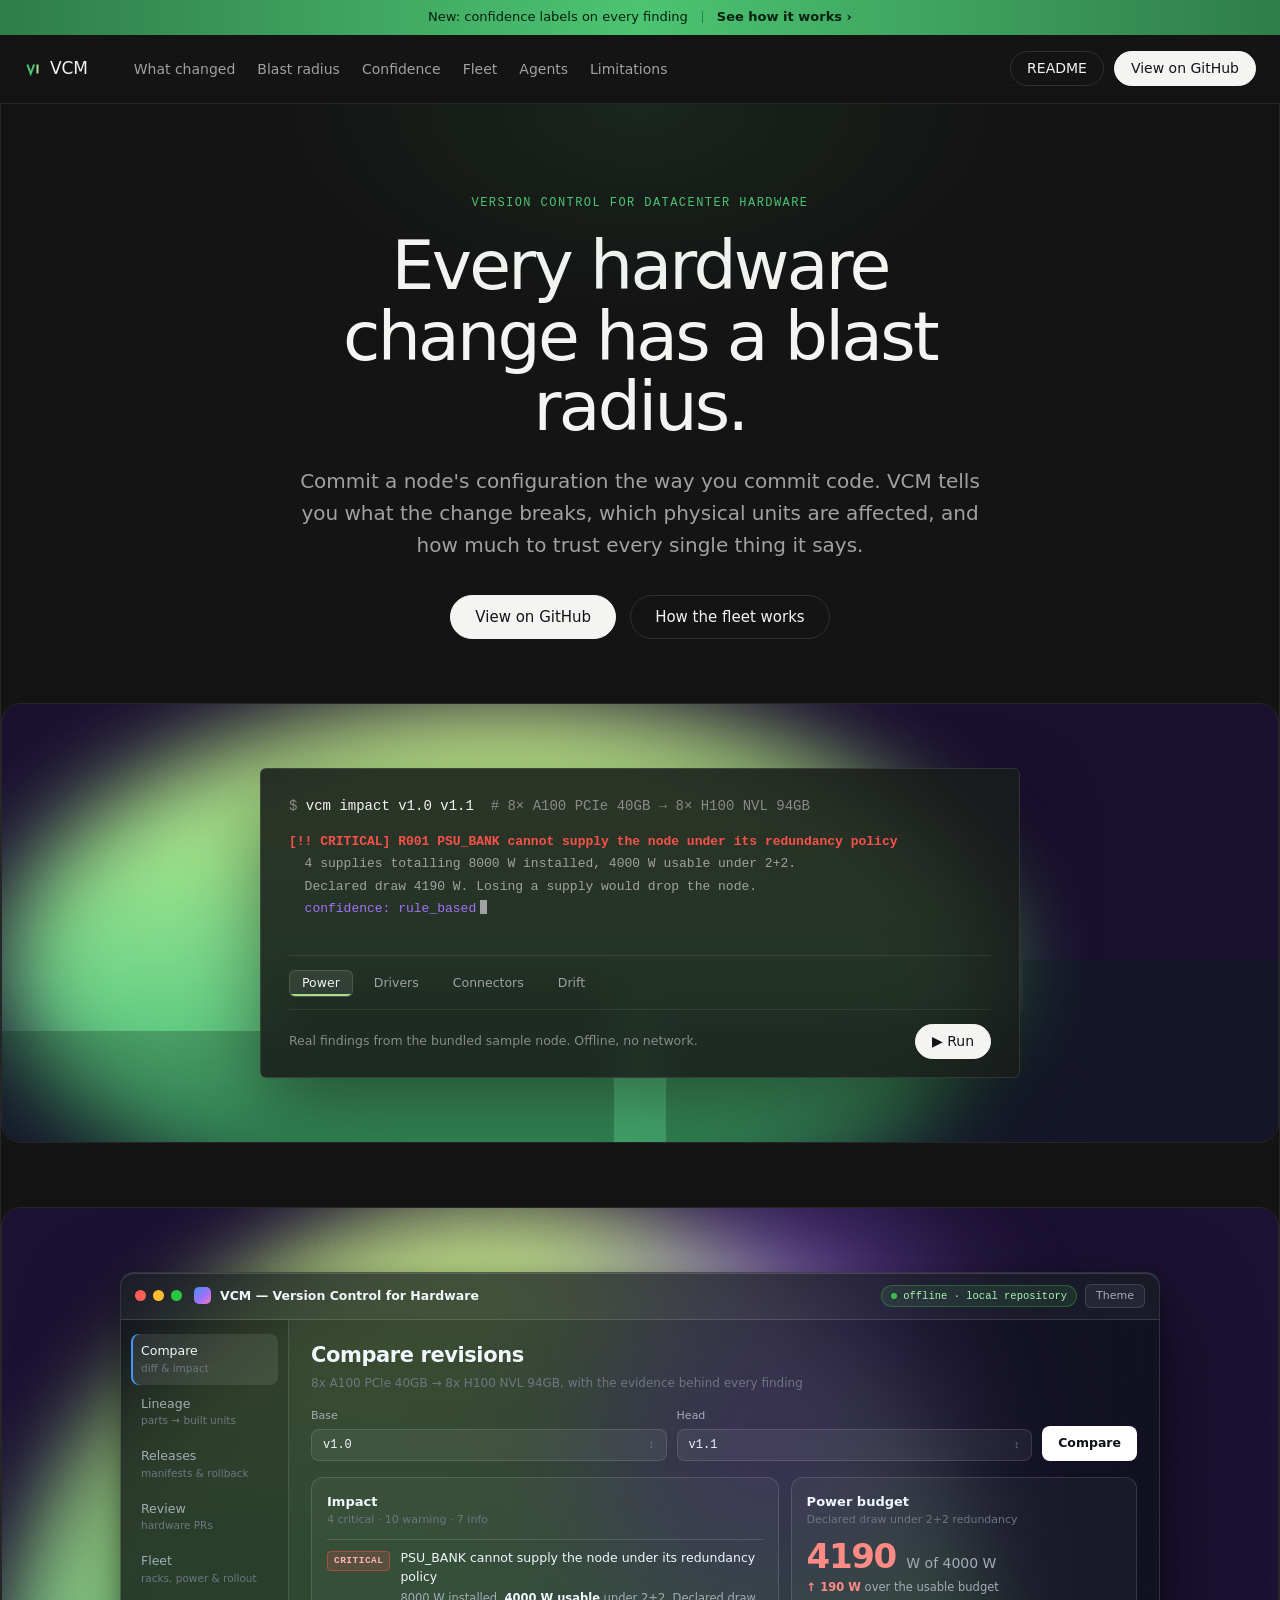
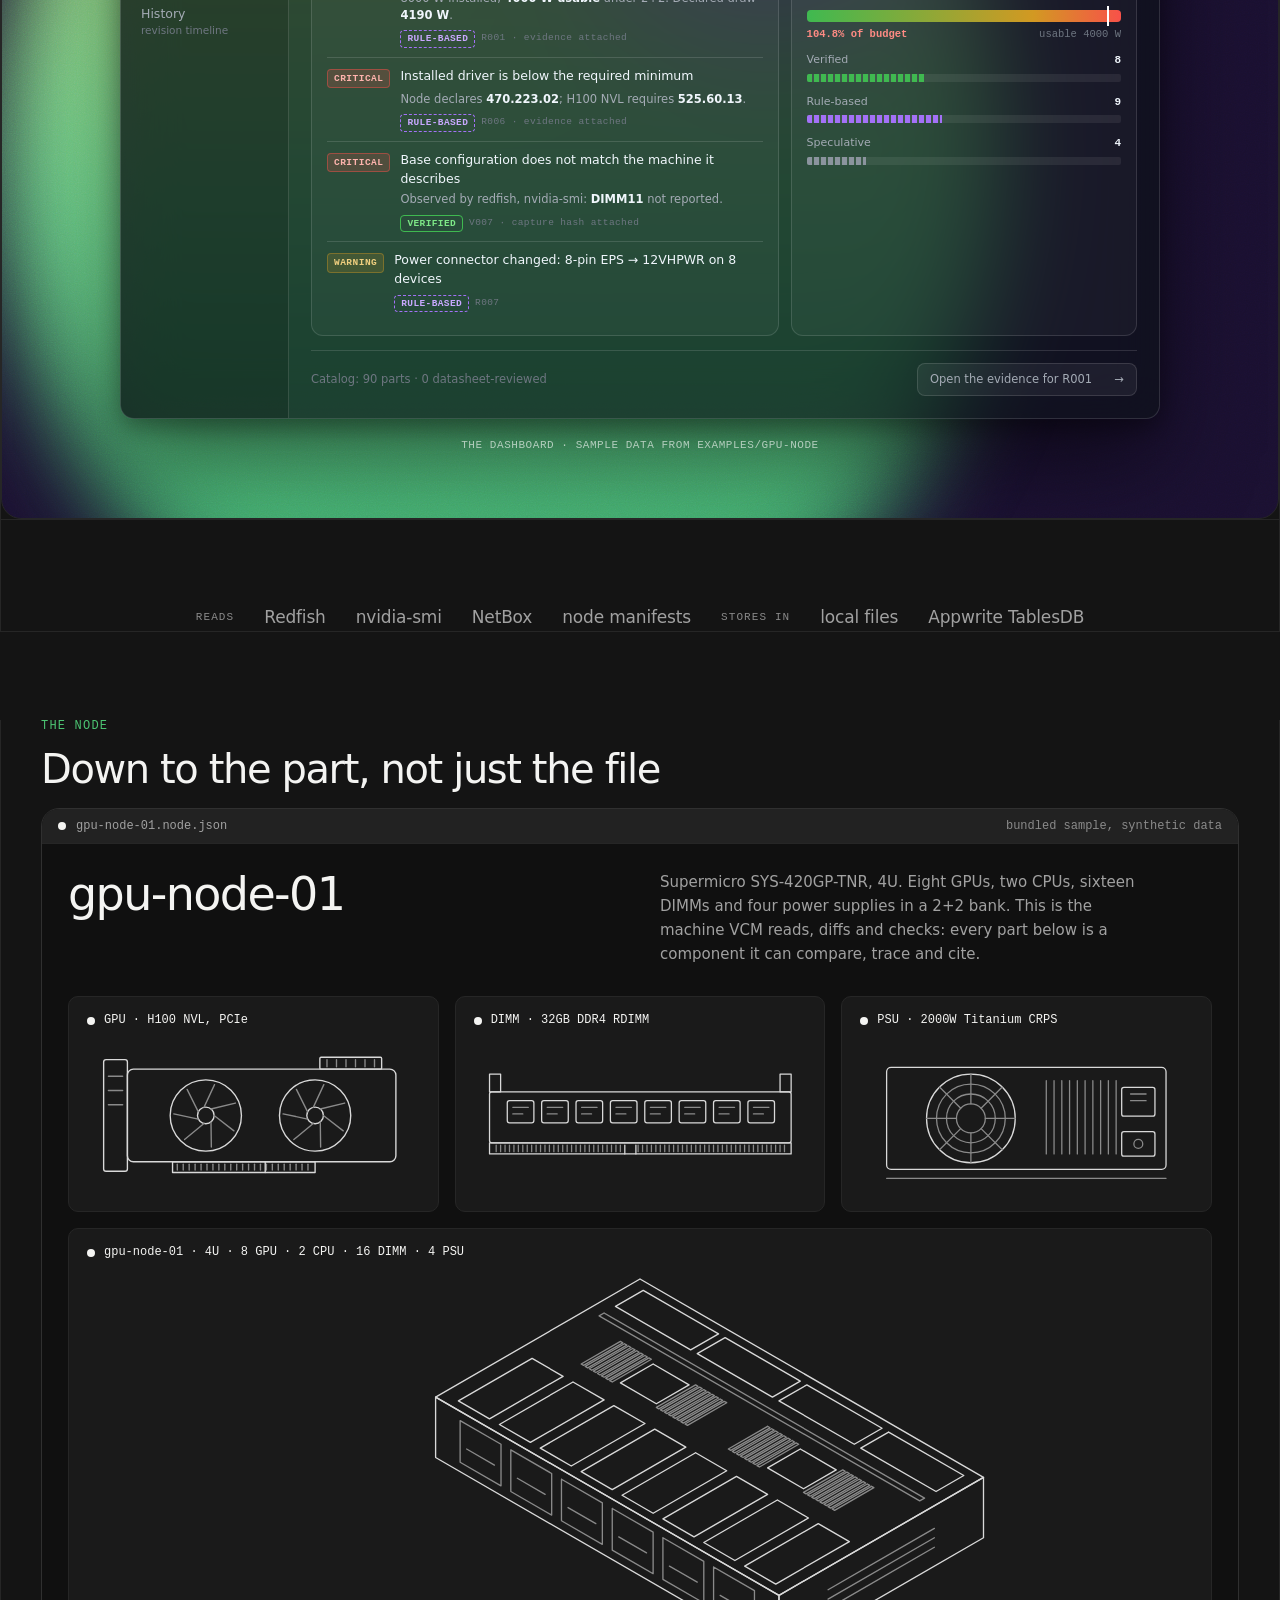
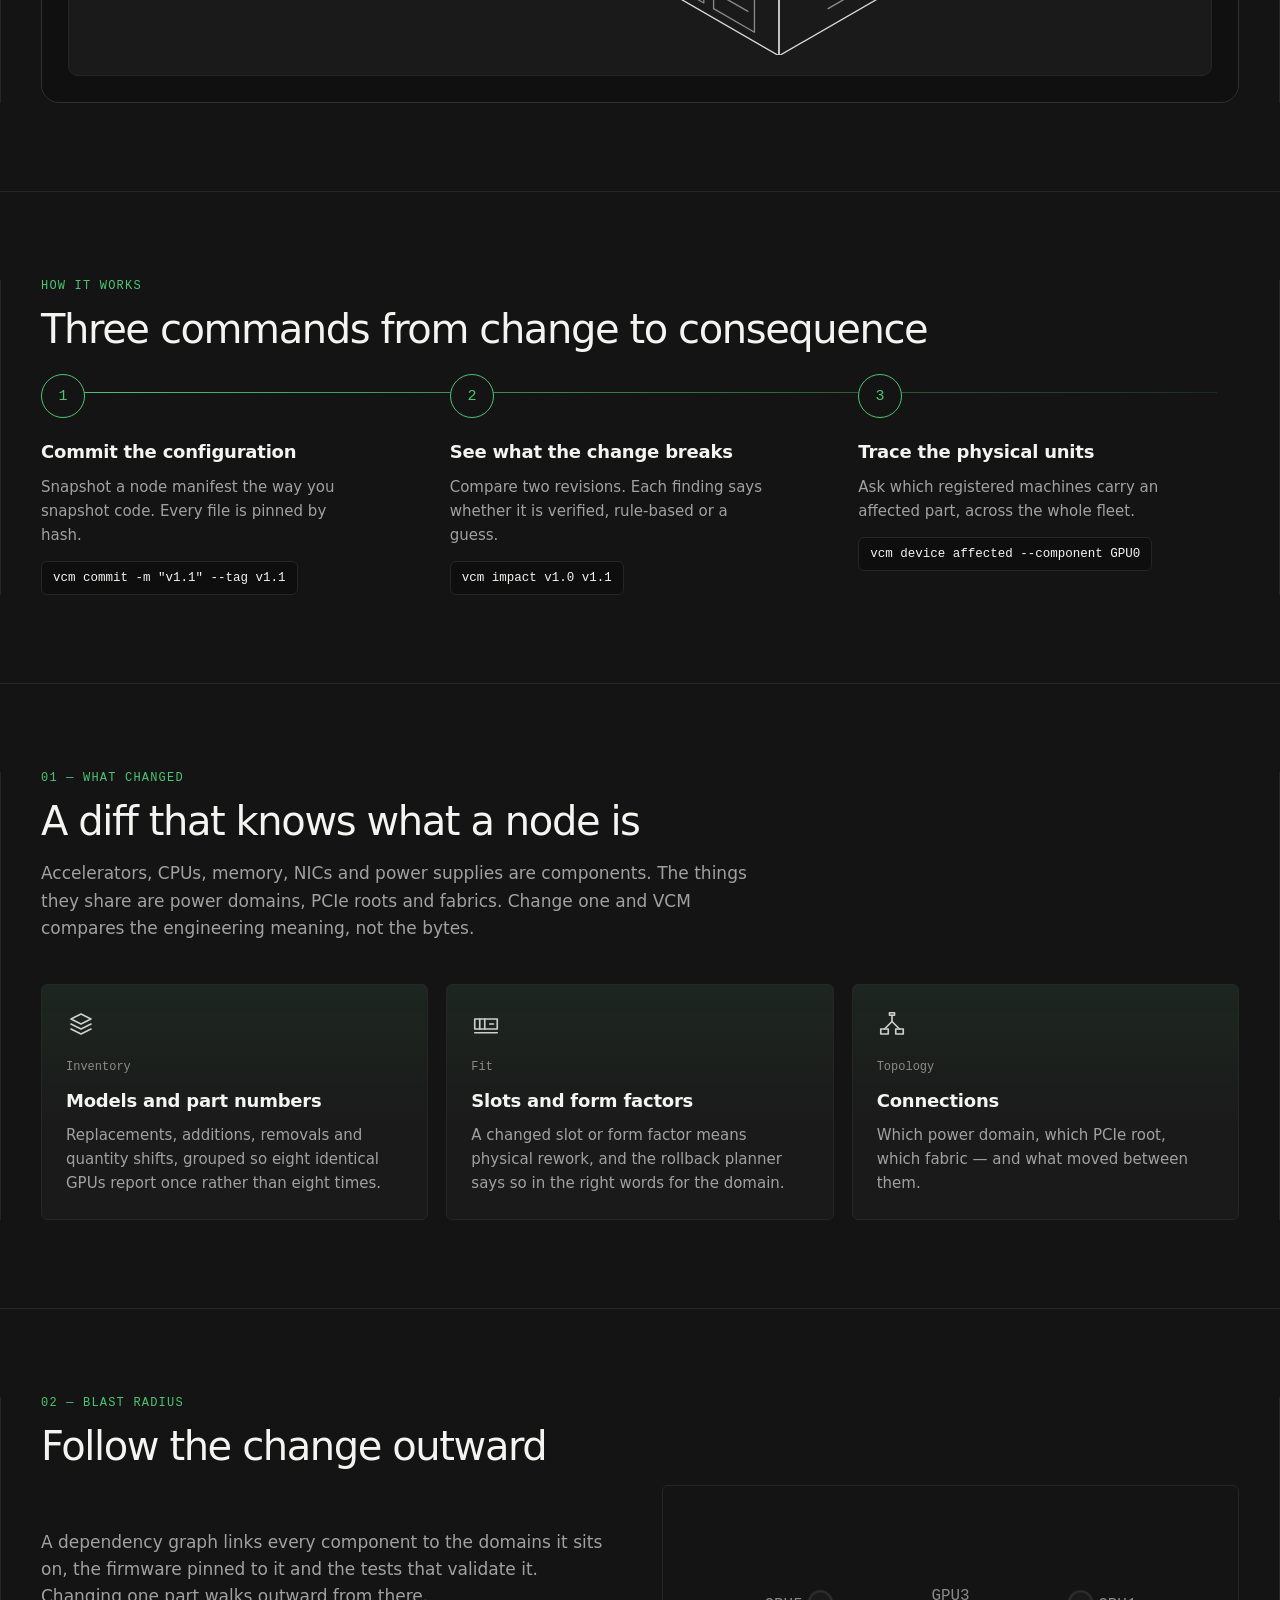
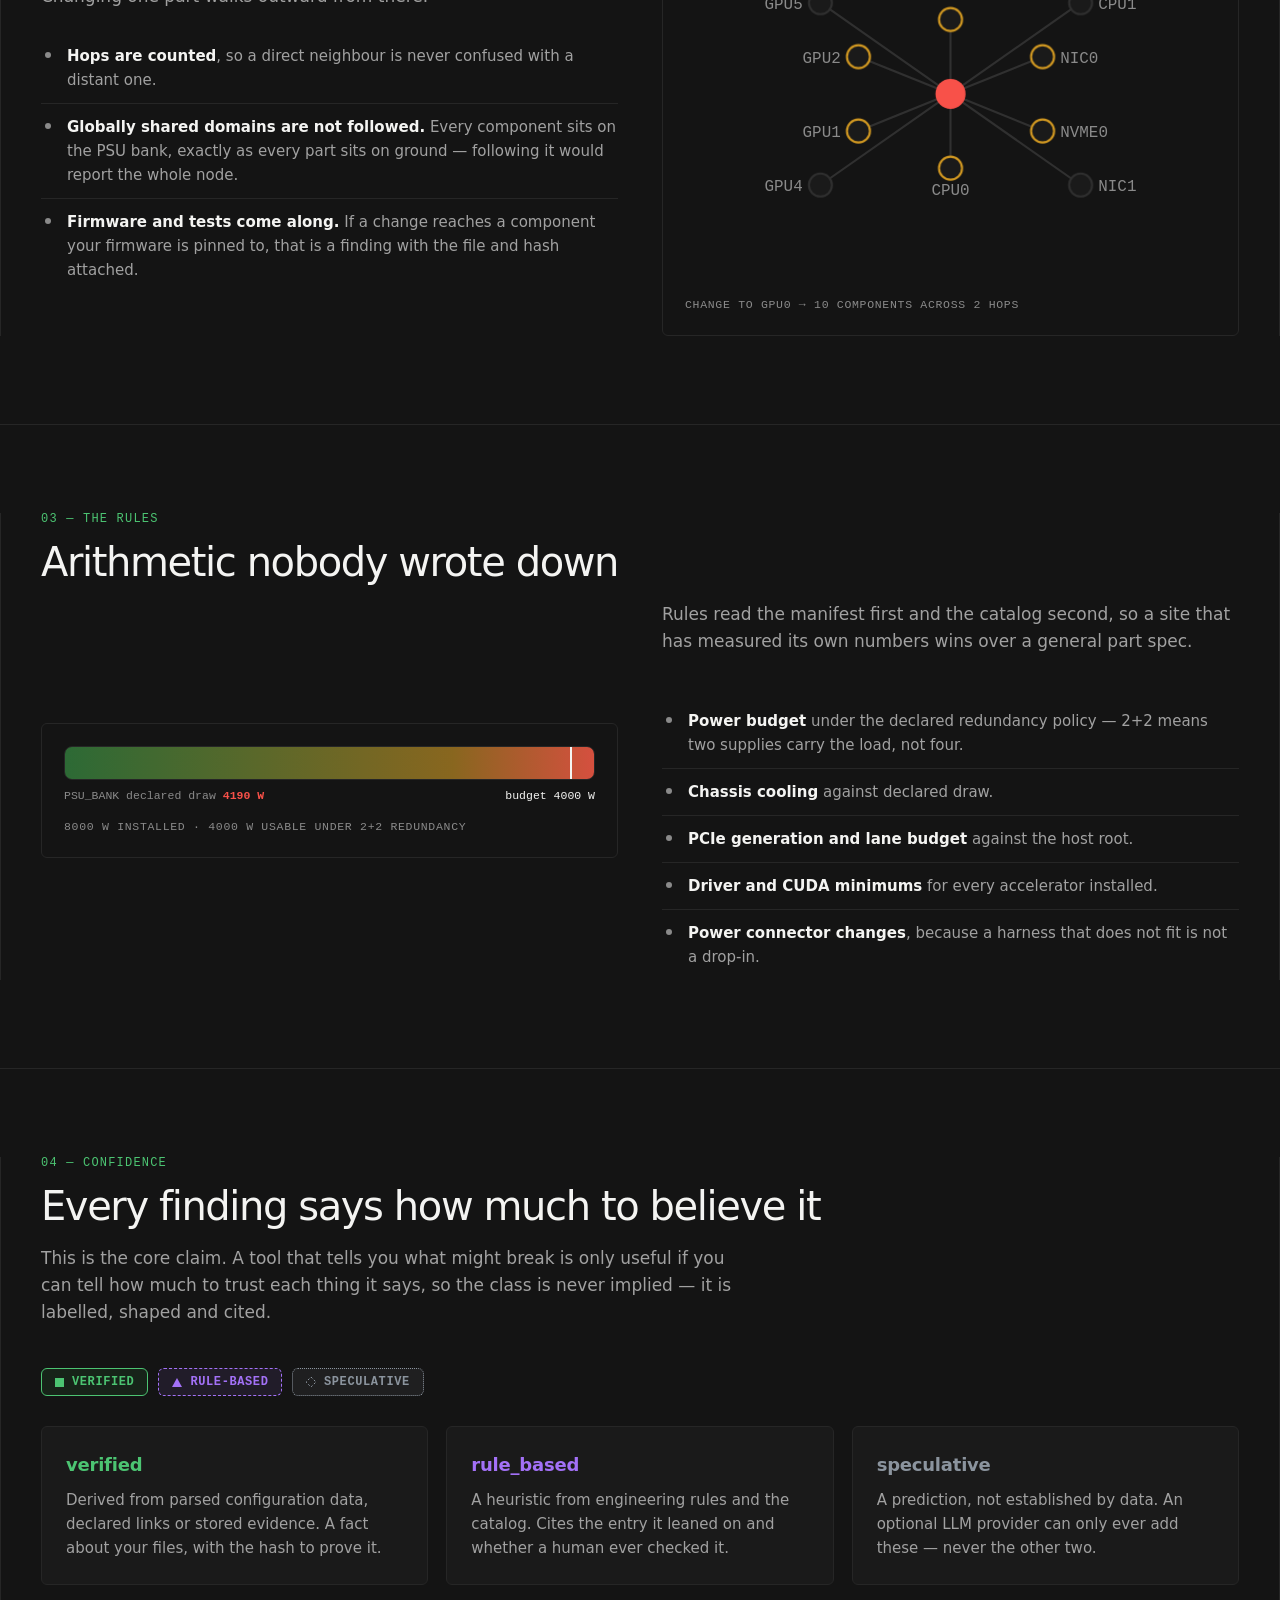
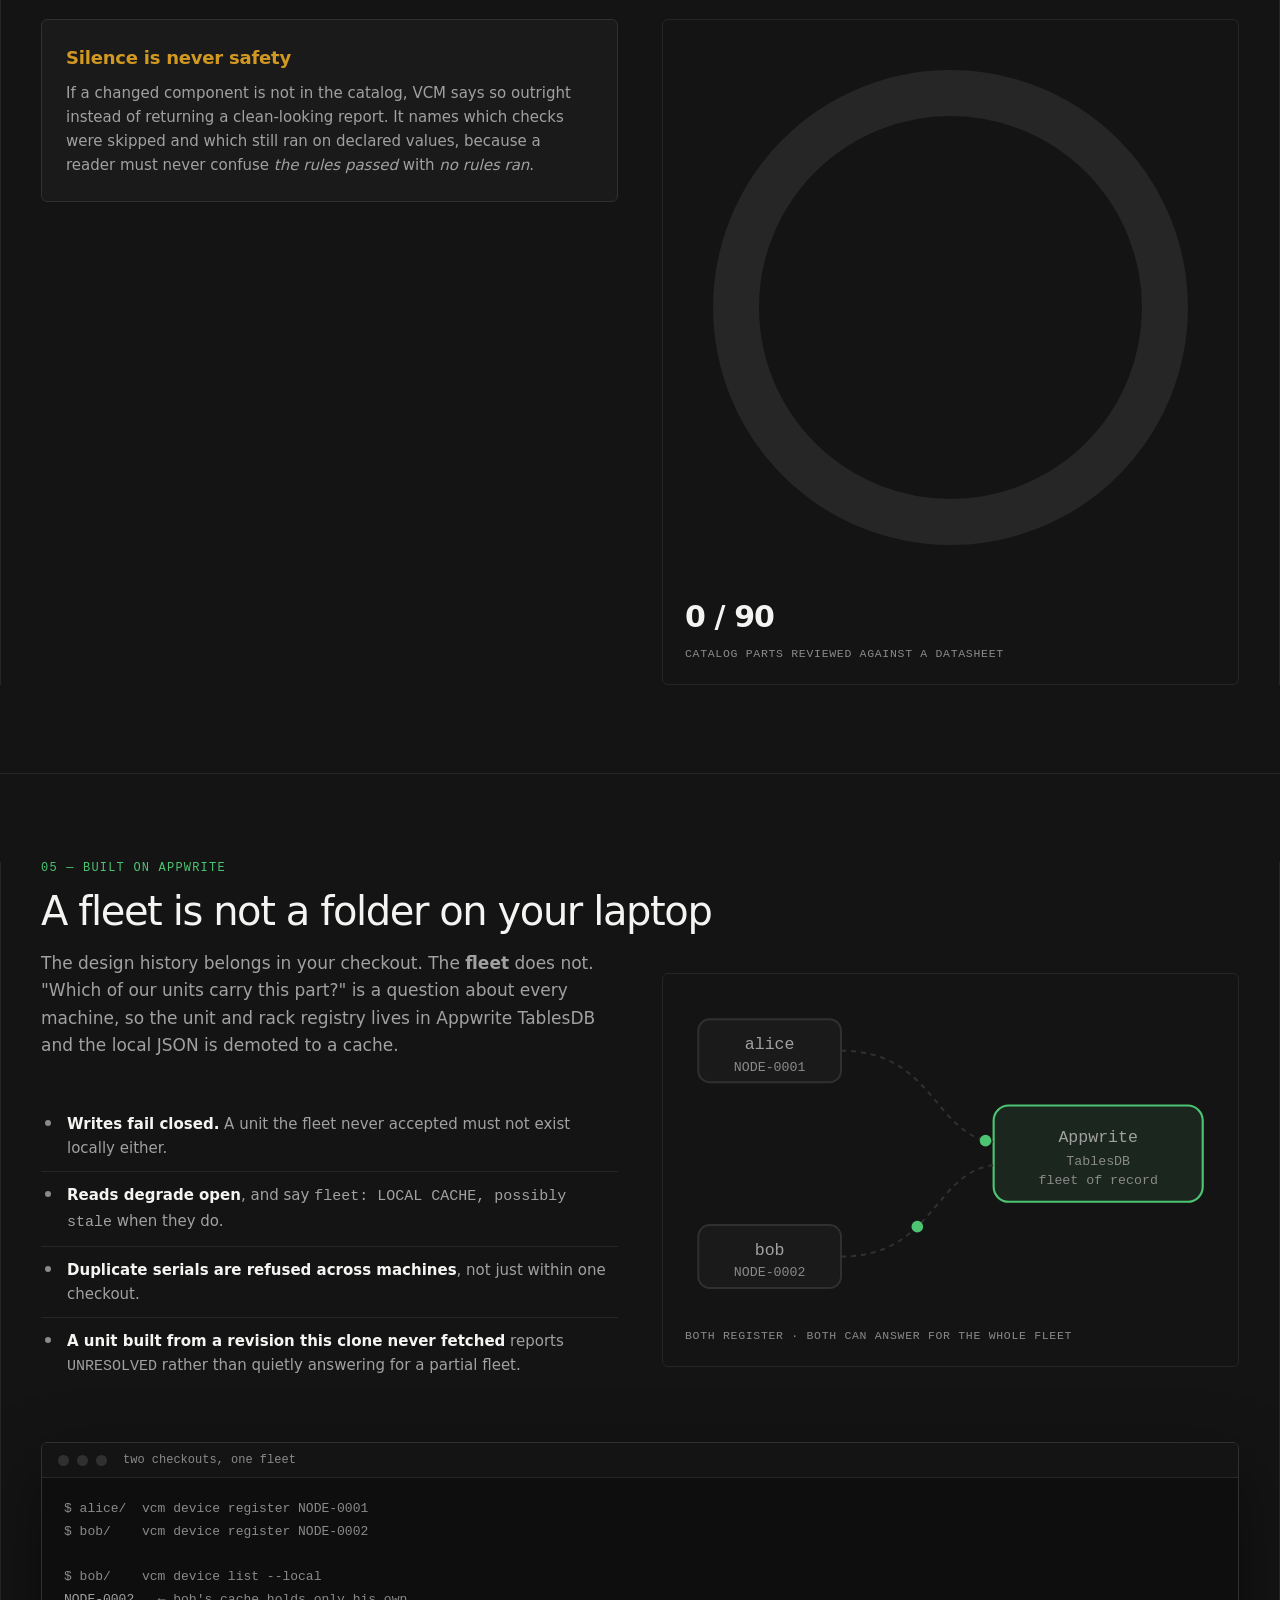
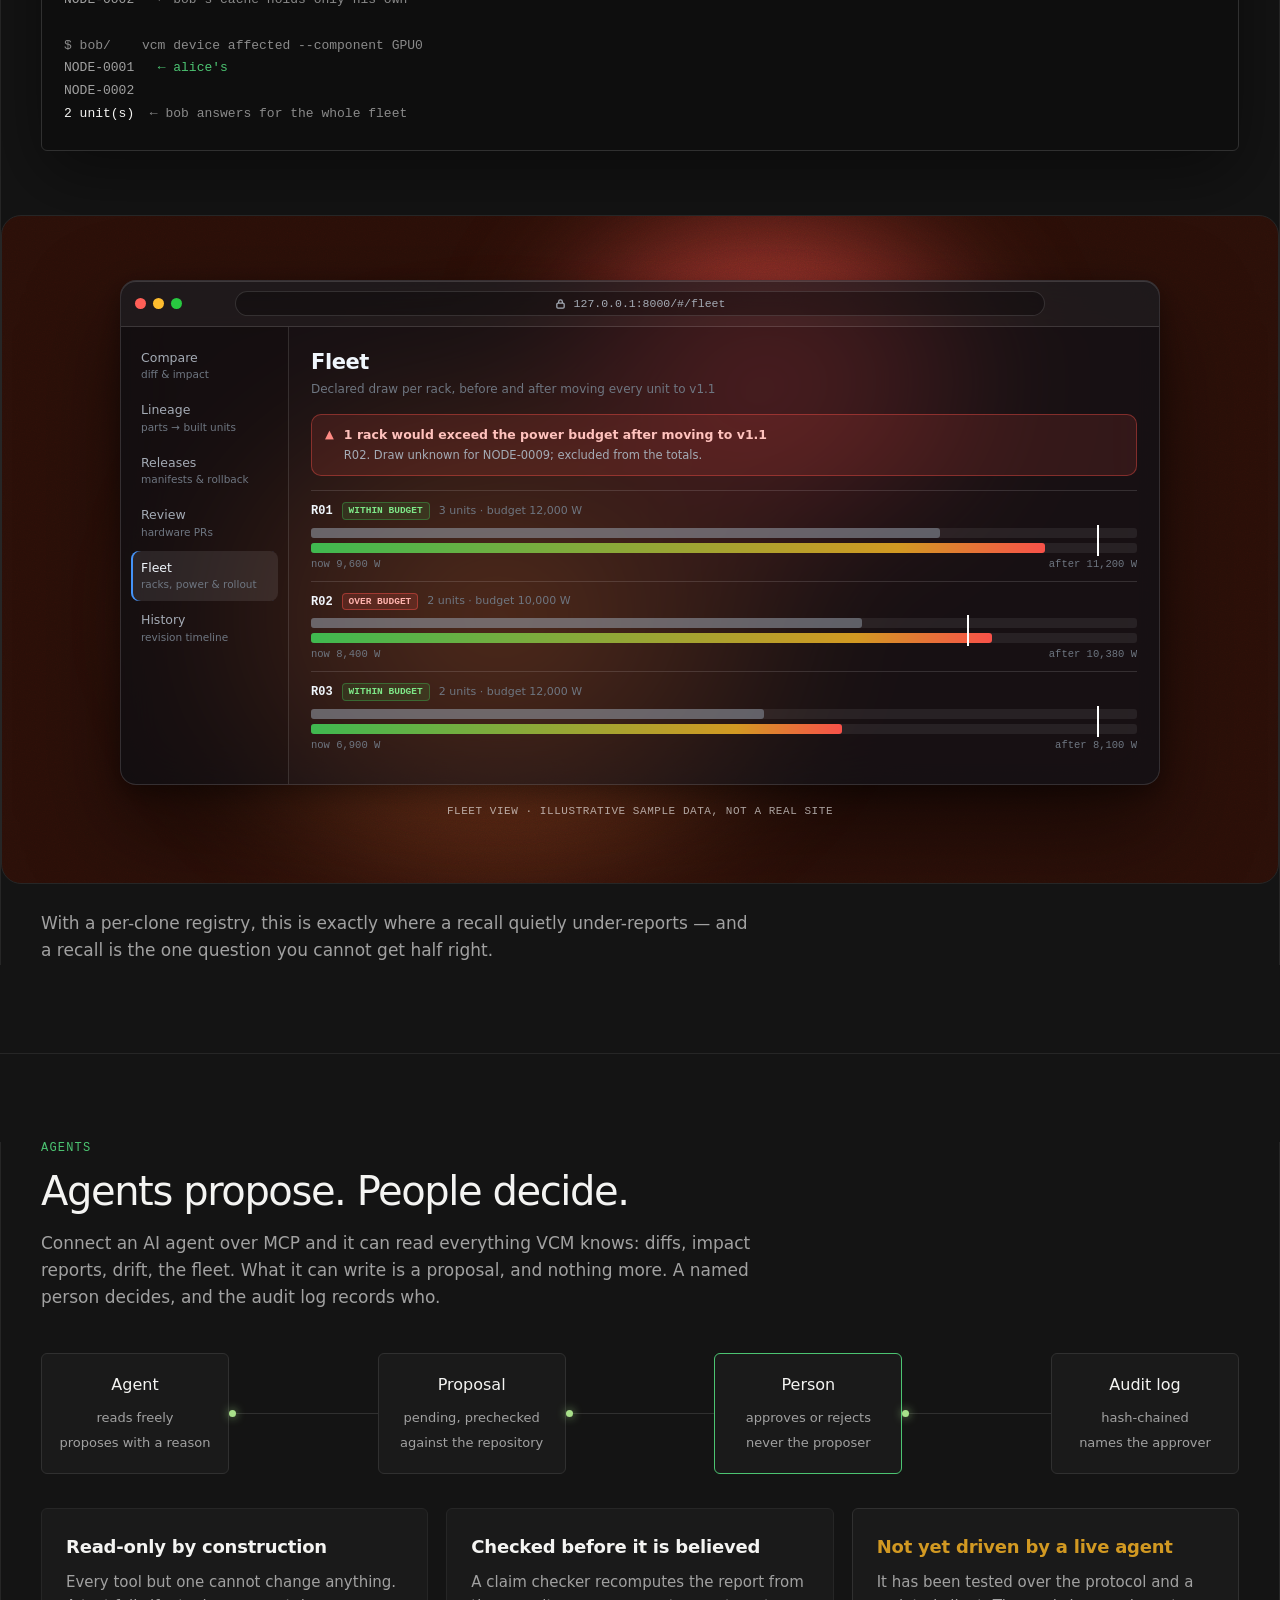
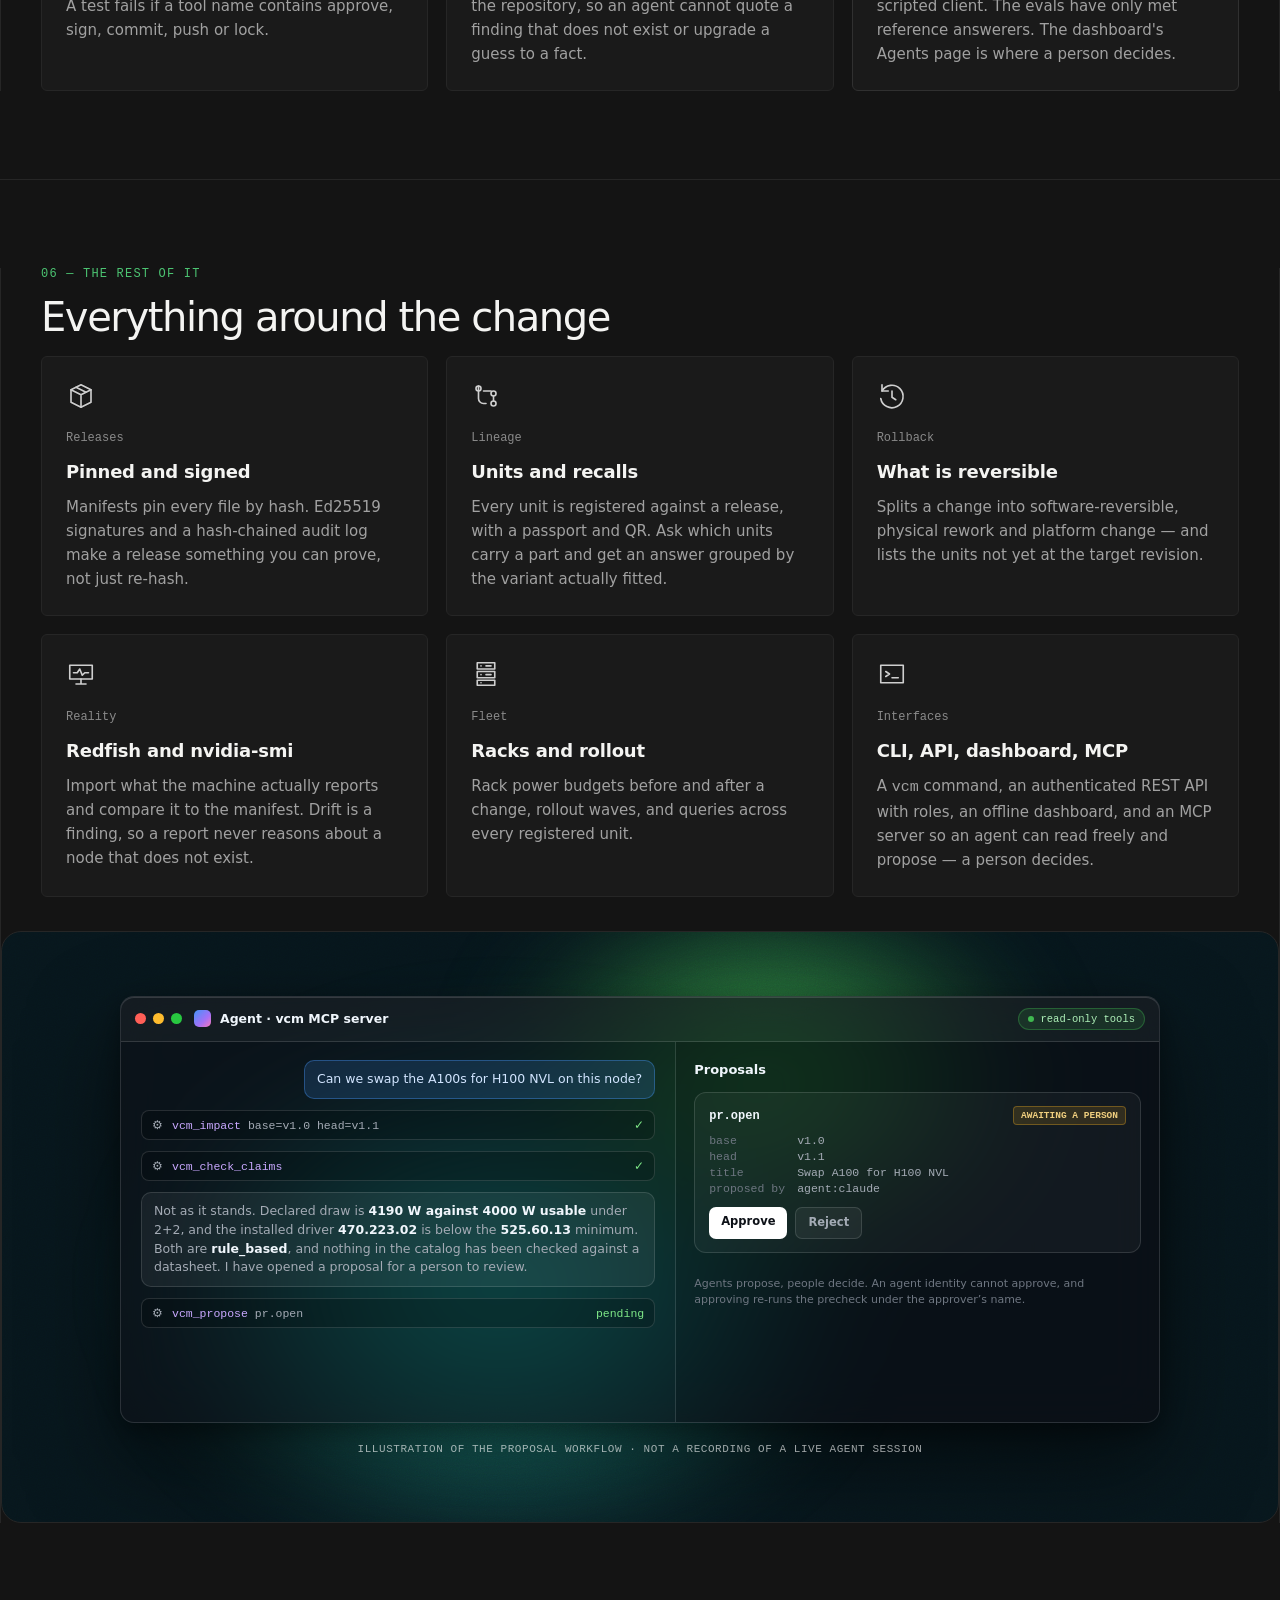
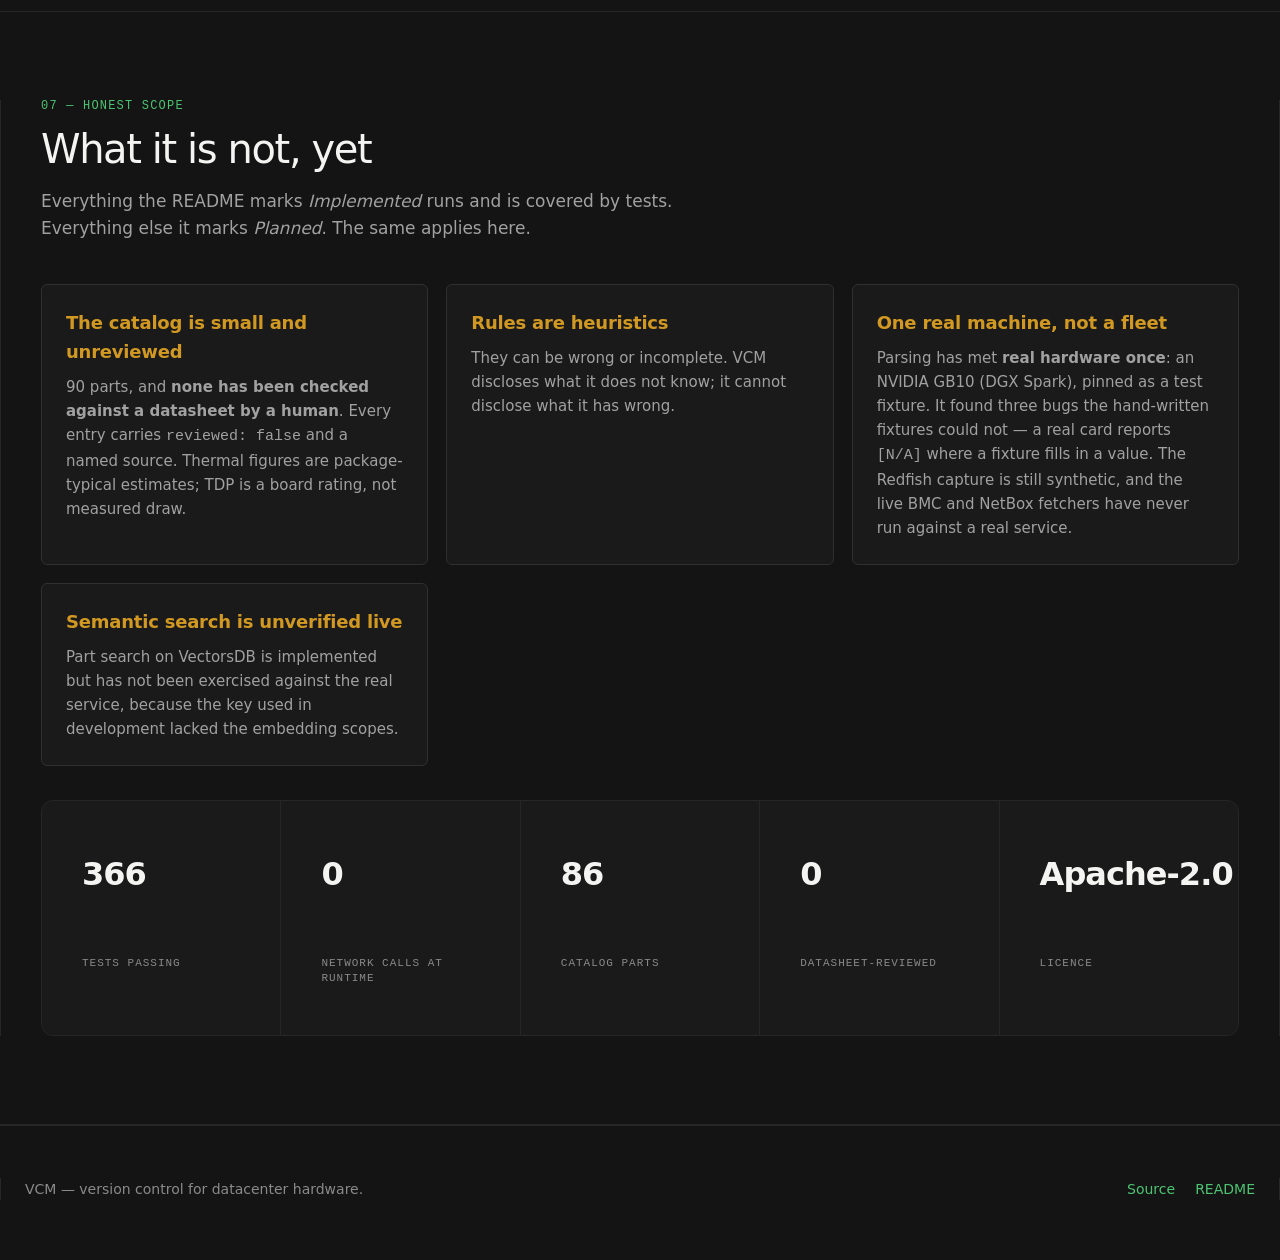
<file: site/index.html>
<!doctype html>
<html lang="en">
<head>
<meta charset="utf-8">
<meta name="viewport" content="width=device-width, initial-scale=1">
<title>VCM &mdash; version control for datacenter hardware</title>
<meta name="description" content="Commit a node's configuration, see what a change breaks, and trace which physical units are affected. Every finding says how much to trust it.">
<link rel="icon" href="data:image/svg+xml,%3Csvg xmlns='http://www.w3.org/2000/svg' viewBox='0 0 16 16'%3E%3Crect width='16' height='16' rx='3' fill='%23141414'/%3E%3Cpath d='M3 4l3 8 3-8' stroke='%234cc472' stroke-width='1.6' fill='none'/%3E%3Cpath d='M11 4v8' stroke='%23a8e08a' stroke-width='1.6'/%3E%3C/svg%3E">
<meta name="theme-color" content="#0d0f0e">
<link rel="canonical" href="https://github.com/solomonwilsonr/-vcm-hardware">
<meta property="og:type" content="website">
<meta property="og:site_name" content="VCM">
<meta property="og:title" content="VCM — version control for datacenter hardware">
<meta property="og:description" content="Commit a node's configuration, see what a change breaks, and trace which physical units are affected. Every finding says how much to trust it.">
<meta property="og:url" content="https://github.com/solomonwilsonr/-vcm-hardware">
<meta name="twitter:card" content="summary_large_image">
<meta name="twitter:title" content="VCM — version control for datacenter hardware">
<meta name="twitter:description" content="Semantic diff, blast radius and a shared fleet of record. Every finding is labelled verified, rule_based or speculative.">
<link rel="stylesheet" href="style.css">
</head>
<body>
<a class="skip" href="#main">Skip to content</a>
<div class="progress" aria-hidden="true"><i></i></div>

<div class="announce" role="region" aria-label="Announcement"><span>New: confidence labels on every finding</span><i></i><a href="#trust">See how it works &rsaquo;</a></div>
<header class="site">
  <div class="wrap">
    <a class="logo" href="#top"><svg width="18" height="18" viewBox="0 0 16 16" aria-hidden="true"><path d="M3 4l3 8 3-8" stroke="#4cc472" stroke-width="1.8" fill="none"/><path d="M12 4v8" stroke="#a8e08a" stroke-width="1.8"/></svg> VCM</a>
    <nav aria-label="Primary">
      <a href="#change">What changed</a>
      <a href="#blast">Blast radius</a>
      <a href="#trust">Confidence</a>
      <a href="#fleet">Fleet</a>
      <a href="#agents">Agents</a>
      <a href="#limits">Limitations</a>
    </nav>
    <div class="navcta">
      <a class="pill" href="https://github.com/solomonwilsonr/-vcm-hardware#readme">README</a>
      <a class="pill solid" href="https://github.com/solomonwilsonr/-vcm-hardware">View on GitHub</a>
    </div>
  </div>
</header>

<main id="main">

<div class="hero" id="top">
  <div class="wrap frame">
    <span class="eyebrow rise">Version control for datacenter hardware</span>
    <h1 data-split>Every hardware change has a blast&nbsp;radius.</h1>
    <p class="lede rise" style="--d:140ms">
      Commit a node's configuration the way you commit code. VCM tells you what the change breaks,
      which physical units are affected, and how much to trust every single thing it says.
    </p>
    <div class="cta rise" style="--d:210ms">
      <a class="pill solid big" href="https://github.com/solomonwilsonr/-vcm-hardware">View on GitHub</a>
      <a class="pill big" href="#fleet">How the fleet works</a>
    </div>
    <div class="stage rise" style="--d:280ms">
      <div class="bands" aria-hidden="true"><i></i><i></i><i></i><i></i></div>
      <div class="demo" id="demo">
        <div class="demo-cmd"><span class="dim">$</span> vcm impact v1.0 v1.1
          <span class="dim"> &nbsp;# 8&times; A100 PCIe 40GB &rarr; 8&times; H100 NVL 94GB</span></div>
        <div class="demo-out" id="demo-out" aria-live="polite"></div>
        <div class="demo-chips" role="tablist" aria-label="Findings from the same change">
          <button class="chipb on" role="tab" data-k="power">Power</button>
          <button class="chipb" role="tab" data-k="driver">Drivers</button>
          <button class="chipb" role="tab" data-k="conn">Connectors</button>
          <button class="chipb" role="tab" data-k="drift">Drift</button>
        </div>
        <div class="demo-foot">
          <span class="demo-note">Real findings from the bundled sample node. Offline, no network.</span>
          <button class="pill solid" id="demo-run" type="button">&#9654; Run</button>
        </div>
      </div>
    </div>
    <div class="stage rise" style="--d:280ms" role="img"
         aria-label="The VCM dashboard comparing revisions v1.0 and v1.1: four critical findings, a power budget of 4190 watts against 4000 usable, and findings split by confidence class.">
      <span class="orb"></span><span class="grain"></span>
      <div class="win" aria-hidden="true">
        <div class="tb">
          <div class="lights"><i></i><i></i><i></i></div>
          <div class="ttl"><span class="gem"></span>VCM &mdash; Version Control for Hardware</div>
          <div class="sp"><span class="pill">offline &middot; local repository</span><span class="tbtn">Theme</span></div>
        </div>
        <div class="body">
          <div class="rail">
            <div class="on">Compare<small>diff &amp; impact</small></div>
            <div>Lineage<small>parts &rarr; built units</small></div>
            <div>Releases<small>manifests &amp; rollback</small></div>
            <div>Review<small>hardware PRs</small></div>
            <div>Fleet<small>racks, power &amp; rollout</small></div>
            <div>History<small>revision timeline</small></div>
          </div>
          <div class="main">
            <h4>Compare revisions</h4>
            <p class="sm">8x A100 PCIe 40GB &rarr; 8x H100 NVL 94GB, with the evidence behind every finding</p>
            <div class="ctrl">
              <div class="fld"><small>Base</small><div class="inp">v1.0</div></div>
              <div class="fld"><small>Head</small><div class="inp">v1.1</div></div>
              <div class="go">Compare</div>
            </div>
            <div class="panels">
              <div class="panel">
                <div class="pt">Impact</div>
                <div class="ps">4 critical &middot; 10 warning &middot; 7 info</div>
                <div class="find"><span class="sev c">CRITICAL</span><span class="ft">PSU_BANK cannot supply the node under its redundancy policy</span>
                  <span class="fd">8000 W installed, <b>4000 W usable</b> under 2+2. Declared draw <b>4190 W</b>.</span>
                  <span class="tags"><span class="tg r">RULE-BASED</span><span class="tg e">R001 &middot; evidence attached</span></span></div>
                <div class="find"><span class="sev c">CRITICAL</span><span class="ft">Installed driver is below the required minimum</span>
                  <span class="fd">Node declares <b>470.223.02</b>; H100 NVL requires <b>525.60.13</b>.</span>
                  <span class="tags"><span class="tg r">RULE-BASED</span><span class="tg e">R006 &middot; evidence attached</span></span></div>
                <div class="find"><span class="sev c">CRITICAL</span><span class="ft">Base configuration does not match the machine it describes</span>
                  <span class="fd">Observed by redfish, nvidia-smi: <b>DIMM11</b> not reported.</span>
                  <span class="tags"><span class="tg v">VERIFIED</span><span class="tg e">V007 &middot; capture hash attached</span></span></div>
                <div class="find"><span class="sev w">WARNING</span><span class="ft">Power connector changed: 8-pin EPS &rarr; 12VHPWR on 8 devices</span>
                  <span class="tags"><span class="tg r">RULE-BASED</span><span class="tg e">R007</span></span></div>
              </div>
              <div class="panel">
                <div class="pt">Power budget</div>
                <div class="ps">Declared draw under 2+2 redundancy</div>
                <div class="big bad">4190 <small>W of 4000 W</small></div>
                <div class="trend"><b>&uarr; 190 W</b> over the usable budget</div>
                <div class="meter2" style="--w:100%; --l:95.4%"><span class="f"></span><span class="l"></span></div>
                <div class="mrow"><b>104.8% of budget</b><span>usable 4000 W</span></div>
                <div class="seg" style="--c:#3fb950"><div class="sh"><span>Verified</span><b>8</b></div><div class="bar"><i style="--w:38%"></i></div></div>
                <div class="seg" style="--c:#a371f7"><div class="sh"><span>Rule-based</span><b>9</b></div><div class="bar"><i style="--w:43%"></i></div></div>
                <div class="seg" style="--c:#8b949e"><div class="sh"><span>Speculative</span><b>4</b></div><div class="bar"><i style="--w:19%"></i></div></div>
              </div>
            </div>
            <div class="foot"><span>Catalog: 90 parts &middot; 0 datasheet-reviewed</span><span class="lnk"><span>Open the evidence for R001</span><span>&rarr;</span></span></div>
          </div>
        </div>
      </div>
      <p class="note">The dashboard &middot; sample data from examples/gpu-node</p>
    </div>
  </div>
  <div class="wrap frame strip">
    <span>Reads</span><b>Redfish</b><b>nvidia-smi</b><b>NetBox</b><b>node manifests</b>
    <span>Stores in</span><b>local files</b><b>Appwrite TablesDB</b>
  </div>
</div>

<section id="node">
  <div class="wrap">
    <div class="label" data-reveal>The node</div>
    <h2 data-reveal style="--d:60ms">Down to the part, not just the file</h2>
    <div class="sheet" data-reveal style="--d:110ms">
      <div class="sheet-bar"><span class="dot"></span> gpu-node-01.node.json <em>bundled sample, synthetic data</em></div>
      <div class="sheet-body">
        <div class="sheet-head">
          <h3>gpu-node-01</h3>
          <p>Supermicro SYS-420GP-TNR, 4U. Eight GPUs, two CPUs, sixteen DIMMs and four power supplies
             in a 2+2 bank. This is the machine VCM reads, diffs and checks: every part below is a
             component it can compare, trace and cite.</p>
        </div>
        <div class="acards">
          <figure class="acard"><figcaption><span class="dot"></span> GPU &middot; H100 NVL, PCIe</figcaption><svg class="art" data-art viewBox="0 0 280 124" role="img" aria-label="A dual-fan GPU card with its PCIe edge connector and power plug"><rect class="s" pathLength="1" style="--k:0" x="34" y="22" width="226" height="78" rx="5"/><rect class="s" pathLength="1" style="--k:1" x="14" y="14" width="20" height="94" rx="2"/><line class="s soft" pathLength="1" style="--k:2" x1="18" y1="28" x2="30" y2="28"/><line class="s soft" pathLength="1" style="--k:3" x1="18" y1="40" x2="30" y2="40"/><line class="s soft" pathLength="1" style="--k:4" x1="18" y1="52" x2="30" y2="52"/><circle class="s" pathLength="1" style="--k:5" cx="100" cy="61" r="30"/><circle class="s" pathLength="1" style="--k:6" cx="100" cy="61" r="7"/><line class="s soft" pathLength="1" style="--k:7" x1="107.0" y1="61.0" x2="123.69472917104007" y2="73.94448954231348"/><line class="s soft" pathLength="1" style="--k:8" x1="104.36442861301114" y1="66.47282037727621" x2="104.65301254728926" y2="87.5960424543722"/><line class="s soft" pathLength="1" style="--k:9" x1="98.4423534623058" y1="67.82449538527277" x2="82.1074825712711" y2="81.2202329378925"/><line class="s soft" pathLength="1" style="--k:10" x1="93.69321792468307" y1="64.0371861738229" x2="73.03538315992651" y2="59.618175601595865"/><line class="s soft" pathLength="1" style="--k:11" x1="93.69321792468307" y1="57.9628138261771" x2="84.2681902071007" y2="39.05666022137838"/><line class="s soft" pathLength="1" style="--k:12" x1="98.4423534623058" y1="54.17550461472723" x2="107.34737089876536" y2="35.01892725702082"/><line class="s soft" pathLength="1" style="--k:13" x1="104.36442861301113" y1="55.52717962272379" x2="124.89383144460697" y2="50.54547198542675"/><circle class="s" pathLength="1" style="--k:14" cx="192" cy="61" r="30"/><circle class="s" pathLength="1" style="--k:15" cx="192" cy="61" r="7"/><line class="s soft" pathLength="1" style="--k:16" x1="199.0" y1="61.0" x2="215.69472917104008" y2="73.94448954231348"/><line class="s soft" pathLength="1" style="--k:17" x1="196.36442861301114" y1="66.47282037727621" x2="196.65301254728928" y2="87.5960424543722"/><line class="s soft" pathLength="1" style="--k:18" x1="190.4423534623058" y1="67.82449538527277" x2="174.1074825712711" y2="81.2202329378925"/><line class="s soft" pathLength="1" style="--k:19" x1="185.69321792468307" y1="64.0371861738229" x2="165.0353831599265" y2="59.618175601595865"/><line class="s soft" pathLength="1" style="--k:20" x1="185.69321792468307" y1="57.9628138261771" x2="176.2681902071007" y2="39.05666022137838"/><line class="s soft" pathLength="1" style="--k:21" x1="190.4423534623058" y1="54.17550461472723" x2="199.34737089876538" y2="35.01892725702082"/><line class="s soft" pathLength="1" style="--k:22" x1="196.36442861301114" y1="55.52717962272379" x2="216.89383144460697" y2="50.54547198542675"/><rect class="s" pathLength="1" style="--k:23" x="196" y="12" width="52" height="10" rx="1"/><line class="s soft" pathLength="1" style="--k:24" x1="202" y1="14" x2="202" y2="20"/><line class="s soft" pathLength="1" style="--k:25" x1="210" y1="14" x2="210" y2="20"/><line class="s soft" pathLength="1" style="--k:26" x1="218" y1="14" x2="218" y2="20"/><line class="s soft" pathLength="1" style="--k:27" x1="226" y1="14" x2="226" y2="20"/><line class="s soft" pathLength="1" style="--k:28" x1="234" y1="14" x2="234" y2="20"/><line class="s soft" pathLength="1" style="--k:29" x1="242" y1="14" x2="242" y2="20"/><rect class="s" pathLength="1" style="--k:30" x="72" y="100" width="120" height="9" rx="0"/><line class="s soft" pathLength="1" style="--k:31" x1="76" y1="102" x2="76" y2="107"/><line class="s soft" pathLength="1" style="--k:32" x1="81" y1="102" x2="81" y2="107"/><line class="s soft" pathLength="1" style="--k:33" x1="86" y1="102" x2="86" y2="107"/><line class="s soft" pathLength="1" style="--k:34" x1="91" y1="102" x2="91" y2="107"/><line class="s soft" pathLength="1" style="--k:35" x1="96" y1="102" x2="96" y2="107"/><line class="s soft" pathLength="1" style="--k:36" x1="101" y1="102" x2="101" y2="107"/><line class="s soft" pathLength="1" style="--k:37" x1="106" y1="102" x2="106" y2="107"/><line class="s soft" pathLength="1" style="--k:38" x1="111" y1="102" x2="111" y2="107"/><line class="s soft" pathLength="1" style="--k:39" x1="116" y1="102" x2="116" y2="107"/><line class="s soft" pathLength="1" style="--k:40" x1="121" y1="102" x2="121" y2="107"/><line class="s soft" pathLength="1" style="--k:41" x1="126" y1="102" x2="126" y2="107"/><line class="s soft" pathLength="1" style="--k:42" x1="131" y1="102" x2="131" y2="107"/><line class="s soft" pathLength="1" style="--k:43" x1="136" y1="102" x2="136" y2="107"/><line class="s soft" pathLength="1" style="--k:44" x1="141" y1="102" x2="141" y2="107"/><line class="s soft" pathLength="1" style="--k:45" x1="146" y1="102" x2="146" y2="107"/><line class="s soft" pathLength="1" style="--k:46" x1="151" y1="102" x2="151" y2="107"/><line class="s soft" pathLength="1" style="--k:47" x1="156" y1="102" x2="156" y2="107"/><line class="s soft" pathLength="1" style="--k:48" x1="161" y1="102" x2="161" y2="107"/><line class="s soft" pathLength="1" style="--k:49" x1="166" y1="102" x2="166" y2="107"/><line class="s soft" pathLength="1" style="--k:50" x1="171" y1="102" x2="171" y2="107"/><line class="s soft" pathLength="1" style="--k:51" x1="176" y1="102" x2="176" y2="107"/><line class="s soft" pathLength="1" style="--k:52" x1="181" y1="102" x2="181" y2="107"/><line class="s soft" pathLength="1" style="--k:53" x1="186" y1="102" x2="186" y2="107"/><line class="s" pathLength="1" style="--k:54" x1="150" y1="100" x2="150" y2="109"/></svg></figure>
          <figure class="acard"><figcaption><span class="dot"></span> DIMM &middot; 32GB DDR4 RDIMM</figcaption><svg class="art" data-art viewBox="0 0 300 124" role="img" aria-label="A memory module (DIMM) with eight chips and a keyed edge connector"><rect class="s" pathLength="1" style="--k:0" x="14" y="44" width="272" height="46" rx="2"/><rect class="s" pathLength="1" style="--k:1" x="30" y="52" width="24" height="20" rx="2"/><line class="s soft" pathLength="1" style="--k:2" x1="35" y1="58" x2="49" y2="58"/><line class="s soft" pathLength="1" style="--k:3" x1="35" y1="64" x2="44" y2="64"/><rect class="s" pathLength="1" style="--k:4" x="61" y="52" width="24" height="20" rx="2"/><line class="s soft" pathLength="1" style="--k:5" x1="66" y1="58" x2="80" y2="58"/><line class="s soft" pathLength="1" style="--k:6" x1="66" y1="64" x2="75" y2="64"/><rect class="s" pathLength="1" style="--k:7" x="92" y="52" width="24" height="20" rx="2"/><line class="s soft" pathLength="1" style="--k:8" x1="97" y1="58" x2="111" y2="58"/><line class="s soft" pathLength="1" style="--k:9" x1="97" y1="64" x2="106" y2="64"/><rect class="s" pathLength="1" style="--k:10" x="123" y="52" width="24" height="20" rx="2"/><line class="s soft" pathLength="1" style="--k:11" x1="128" y1="58" x2="142" y2="58"/><line class="s soft" pathLength="1" style="--k:12" x1="128" y1="64" x2="137" y2="64"/><rect class="s" pathLength="1" style="--k:13" x="154" y="52" width="24" height="20" rx="2"/><line class="s soft" pathLength="1" style="--k:14" x1="159" y1="58" x2="173" y2="58"/><line class="s soft" pathLength="1" style="--k:15" x1="159" y1="64" x2="168" y2="64"/><rect class="s" pathLength="1" style="--k:16" x="185" y="52" width="24" height="20" rx="2"/><line class="s soft" pathLength="1" style="--k:17" x1="190" y1="58" x2="204" y2="58"/><line class="s soft" pathLength="1" style="--k:18" x1="190" y1="64" x2="199" y2="64"/><rect class="s" pathLength="1" style="--k:19" x="216" y="52" width="24" height="20" rx="2"/><line class="s soft" pathLength="1" style="--k:20" x1="221" y1="58" x2="235" y2="58"/><line class="s soft" pathLength="1" style="--k:21" x1="221" y1="64" x2="230" y2="64"/><rect class="s" pathLength="1" style="--k:22" x="247" y="52" width="24" height="20" rx="2"/><line class="s soft" pathLength="1" style="--k:23" x1="252" y1="58" x2="266" y2="58"/><line class="s soft" pathLength="1" style="--k:24" x1="252" y1="64" x2="261" y2="64"/><rect class="s" pathLength="1" style="--k:25" x="14" y="90" width="272" height="10" rx="0"/><line class="s soft" pathLength="1" style="--k:26" x1="20" y1="92" x2="20" y2="98"/><line class="s soft" pathLength="1" style="--k:27" x1="24" y1="92" x2="24" y2="98"/><line class="s soft" pathLength="1" style="--k:28" x1="28" y1="92" x2="28" y2="98"/><line class="s soft" pathLength="1" style="--k:29" x1="32" y1="92" x2="32" y2="98"/><line class="s soft" pathLength="1" style="--k:30" x1="36" y1="92" x2="36" y2="98"/><line class="s soft" pathLength="1" style="--k:31" x1="40" y1="92" x2="40" y2="98"/><line class="s soft" pathLength="1" style="--k:32" x1="44" y1="92" x2="44" y2="98"/><line class="s soft" pathLength="1" style="--k:33" x1="48" y1="92" x2="48" y2="98"/><line class="s soft" pathLength="1" style="--k:34" x1="52" y1="92" x2="52" y2="98"/><line class="s soft" pathLength="1" style="--k:35" x1="56" y1="92" x2="56" y2="98"/><line class="s soft" pathLength="1" style="--k:36" x1="60" y1="92" x2="60" y2="98"/><line class="s soft" pathLength="1" style="--k:37" x1="64" y1="92" x2="64" y2="98"/><line class="s soft" pathLength="1" style="--k:38" x1="68" y1="92" x2="68" y2="98"/><line class="s soft" pathLength="1" style="--k:39" x1="72" y1="92" x2="72" y2="98"/><line class="s soft" pathLength="1" style="--k:40" x1="76" y1="92" x2="76" y2="98"/><line class="s soft" pathLength="1" style="--k:41" x1="80" y1="92" x2="80" y2="98"/><line class="s soft" pathLength="1" style="--k:42" x1="84" y1="92" x2="84" y2="98"/><line class="s soft" pathLength="1" style="--k:43" x1="88" y1="92" x2="88" y2="98"/><line class="s soft" pathLength="1" style="--k:44" x1="92" y1="92" x2="92" y2="98"/><line class="s soft" pathLength="1" style="--k:45" x1="96" y1="92" x2="96" y2="98"/><line class="s soft" pathLength="1" style="--k:46" x1="100" y1="92" x2="100" y2="98"/><line class="s soft" pathLength="1" style="--k:47" x1="104" y1="92" x2="104" y2="98"/><line class="s soft" pathLength="1" style="--k:48" x1="108" y1="92" x2="108" y2="98"/><line class="s soft" pathLength="1" style="--k:49" x1="112" y1="92" x2="112" y2="98"/><line class="s soft" pathLength="1" style="--k:50" x1="116" y1="92" x2="116" y2="98"/><line class="s soft" pathLength="1" style="--k:51" x1="120" y1="92" x2="120" y2="98"/><line class="s soft" pathLength="1" style="--k:52" x1="124" y1="92" x2="124" y2="98"/><line class="s soft" pathLength="1" style="--k:53" x1="128" y1="92" x2="128" y2="98"/><line class="s soft" pathLength="1" style="--k:54" x1="132" y1="92" x2="132" y2="98"/><line class="s soft" pathLength="1" style="--k:55" x1="148" y1="92" x2="148" y2="98"/><line class="s soft" pathLength="1" style="--k:56" x1="152" y1="92" x2="152" y2="98"/><line class="s soft" pathLength="1" style="--k:57" x1="156" y1="92" x2="156" y2="98"/><line class="s soft" pathLength="1" style="--k:58" x1="160" y1="92" x2="160" y2="98"/><line class="s soft" pathLength="1" style="--k:59" x1="164" y1="92" x2="164" y2="98"/><line class="s soft" pathLength="1" style="--k:60" x1="168" y1="92" x2="168" y2="98"/><line class="s soft" pathLength="1" style="--k:61" x1="172" y1="92" x2="172" y2="98"/><line class="s soft" pathLength="1" style="--k:62" x1="176" y1="92" x2="176" y2="98"/><line class="s soft" pathLength="1" style="--k:63" x1="180" y1="92" x2="180" y2="98"/><line class="s soft" pathLength="1" style="--k:64" x1="184" y1="92" x2="184" y2="98"/><line class="s soft" pathLength="1" style="--k:65" x1="188" y1="92" x2="188" y2="98"/><line class="s soft" pathLength="1" style="--k:66" x1="192" y1="92" x2="192" y2="98"/><line class="s soft" pathLength="1" style="--k:67" x1="196" y1="92" x2="196" y2="98"/><line class="s soft" pathLength="1" style="--k:68" x1="200" y1="92" x2="200" y2="98"/><line class="s soft" pathLength="1" style="--k:69" x1="204" y1="92" x2="204" y2="98"/><line class="s soft" pathLength="1" style="--k:70" x1="208" y1="92" x2="208" y2="98"/><line class="s soft" pathLength="1" style="--k:71" x1="212" y1="92" x2="212" y2="98"/><line class="s soft" pathLength="1" style="--k:72" x1="216" y1="92" x2="216" y2="98"/><line class="s soft" pathLength="1" style="--k:73" x1="220" y1="92" x2="220" y2="98"/><line class="s soft" pathLength="1" style="--k:74" x1="224" y1="92" x2="224" y2="98"/><line class="s soft" pathLength="1" style="--k:75" x1="228" y1="92" x2="228" y2="98"/><line class="s soft" pathLength="1" style="--k:76" x1="232" y1="92" x2="232" y2="98"/><line class="s soft" pathLength="1" style="--k:77" x1="236" y1="92" x2="236" y2="98"/><line class="s soft" pathLength="1" style="--k:78" x1="240" y1="92" x2="240" y2="98"/><line class="s soft" pathLength="1" style="--k:79" x1="244" y1="92" x2="244" y2="98"/><line class="s soft" pathLength="1" style="--k:80" x1="248" y1="92" x2="248" y2="98"/><line class="s soft" pathLength="1" style="--k:81" x1="252" y1="92" x2="252" y2="98"/><line class="s soft" pathLength="1" style="--k:82" x1="256" y1="92" x2="256" y2="98"/><line class="s soft" pathLength="1" style="--k:83" x1="260" y1="92" x2="260" y2="98"/><line class="s soft" pathLength="1" style="--k:84" x1="264" y1="92" x2="264" y2="98"/><line class="s soft" pathLength="1" style="--k:85" x1="268" y1="92" x2="268" y2="98"/><line class="s soft" pathLength="1" style="--k:86" x1="272" y1="92" x2="272" y2="98"/><line class="s soft" pathLength="1" style="--k:87" x1="276" y1="92" x2="276" y2="98"/><line class="s soft" pathLength="1" style="--k:88" x1="280" y1="92" x2="280" y2="98"/><path class="s" pathLength="1" style="--k:89" d="M136.0 100.0 L136.0 92.0 Z"/><path class="s" pathLength="1" style="--k:90" d="M146.0 100.0 L146.0 92.0 Z"/><path class="s" pathLength="1" style="--k:91" d="M14.0 44.0 L14.0 28.0 L24.0 28.0 L24.0 44.0 Z"/><path class="s" pathLength="1" style="--k:92" d="M286.0 44.0 L286.0 28.0 L276.0 28.0 L276.0 44.0 Z"/></svg></figure>
          <figure class="acard"><figcaption><span class="dot"></span> PSU &middot; 2000W Titanium CRPS</figcaption><svg class="art" data-art viewBox="0 0 300 134" role="img" aria-label="A hot-swap power supply with a fan grille and vents"><rect class="s" pathLength="1" style="--k:0" x="24" y="22" width="252" height="92" rx="4"/><circle class="s" pathLength="1" style="--k:1" cx="100" cy="68" r="40"/><circle class="s soft" pathLength="1" style="--k:2" cx="100" cy="68" r="31"/><circle class="s soft" pathLength="1" style="--k:3" cx="100" cy="68" r="22"/><circle class="s soft" pathLength="1" style="--k:4" cx="100" cy="68" r="13"/><line class="s soft" pathLength="1" style="--k:5" x1="113.0" y1="68.0" x2="140.0" y2="68.0"/><line class="s soft" pathLength="1" style="--k:6" x1="109.19238815542512" y1="77.19238815542512" x2="128.2842712474619" y2="96.2842712474619"/><line class="s soft" pathLength="1" style="--k:7" x1="100.0" y1="81.0" x2="100.0" y2="108.0"/><line class="s soft" pathLength="1" style="--k:8" x1="90.80761184457488" y1="77.19238815542512" x2="71.7157287525381" y2="96.2842712474619"/><line class="s soft" pathLength="1" style="--k:9" x1="87.0" y1="68.0" x2="60.0" y2="68.0"/><line class="s soft" pathLength="1" style="--k:10" x1="90.80761184457488" y1="58.80761184457488" x2="71.7157287525381" y2="39.7157287525381"/><line class="s soft" pathLength="1" style="--k:11" x1="100.0" y1="55.0" x2="99.99999999999999" y2="28.0"/><line class="s soft" pathLength="1" style="--k:12" x1="109.19238815542512" y1="58.80761184457488" x2="128.2842712474619" y2="39.71572875253809"/><line class="s soft" pathLength="1" style="--k:13" x1="168" y1="34" x2="168" y2="100"/><line class="s soft" pathLength="1" style="--k:14" x1="175" y1="34" x2="175" y2="100"/><line class="s soft" pathLength="1" style="--k:15" x1="182" y1="34" x2="182" y2="100"/><line class="s soft" pathLength="1" style="--k:16" x1="189" y1="34" x2="189" y2="100"/><line class="s soft" pathLength="1" style="--k:17" x1="196" y1="34" x2="196" y2="100"/><line class="s soft" pathLength="1" style="--k:18" x1="203" y1="34" x2="203" y2="100"/><line class="s soft" pathLength="1" style="--k:19" x1="210" y1="34" x2="210" y2="100"/><line class="s soft" pathLength="1" style="--k:20" x1="217" y1="34" x2="217" y2="100"/><line class="s soft" pathLength="1" style="--k:21" x1="224" y1="34" x2="224" y2="100"/><line class="s soft" pathLength="1" style="--k:22" x1="231" y1="34" x2="231" y2="100"/><rect class="s" pathLength="1" style="--k:23" x="236" y="40" width="30" height="26" rx="2"/><line class="s soft" pathLength="1" style="--k:24" x1="244" y1="46" x2="258" y2="46"/><line class="s soft" pathLength="1" style="--k:25" x1="244" y1="52" x2="258" y2="52"/><rect class="s" pathLength="1" style="--k:26" x="236" y="80" width="30" height="22" rx="2"/><circle class="s soft" pathLength="1" style="--k:27" cx="251" cy="91" r="4"/><line class="s soft" pathLength="1" style="--k:28" x1="24" y1="122" x2="276" y2="122"/></svg></figure>
        </div>
        <figure class="acard big"><figcaption><span class="dot"></span> gpu-node-01 &middot; 4U &middot; 8 GPU &middot; 2 CPU &middot; 16 DIMM &middot; 4 PSU</figcaption><svg class="art" data-art viewBox="0 0 660 330" role="img" aria-label="Isometric cut-away of a 4U GPU server: 8 GPUs, 2 CPUs with 16 DIMMs, 4 power supplies"><path class="s" pathLength="1" style="--k:0" d="M330.0 3.5 L628.3 175.7 L450.7 278.2 L152.5 106.0 Z"/><path class="s" pathLength="1" style="--k:1" d="M152.5 106.0 L450.7 278.2 L450.7 330.7 L152.5 158.5 Z"/><path class="s" pathLength="1" style="--k:2" d="M628.3 175.7 L450.7 278.2 L450.7 330.7 L628.3 228.2 Z"/><path class="s" pathLength="1" style="--k:3" d="M332.8 13.4 L398.2 51.1 L374.0 65.0 L308.7 27.3 Z"/><path class="s" pathLength="1" style="--k:4" d="M403.9 54.4 L469.2 92.1 L445.0 106.0 L379.7 68.3 Z"/><path class="s" pathLength="1" style="--k:5" d="M474.9 95.4 L540.2 133.1 L516.1 147.0 L450.7 109.3 Z"/><path class="s" pathLength="1" style="--k:6" d="M545.9 136.4 L611.2 174.1 L587.1 188.0 L521.7 150.3 Z"/><path class="s" pathLength="1" style="--k:7" d="M236.3 72.4 L263.2 88.0 L199.3 124.9 L172.3 109.3 Z"/><path class="s" pathLength="1" style="--k:8" d="M271.8 92.9 L298.8 108.5 L234.8 145.4 L207.9 129.8 Z"/><path class="s" pathLength="1" style="--k:9" d="M307.3 113.4 L334.3 129.0 L270.3 165.9 L243.4 150.3 Z"/><path class="s" pathLength="1" style="--k:10" d="M342.8 133.9 L369.8 149.5 L305.9 186.4 L278.9 170.8 Z"/><path class="s" pathLength="1" style="--k:11" d="M378.3 154.4 L405.3 170.0 L341.4 206.9 L314.4 191.3 Z"/><path class="s" pathLength="1" style="--k:12" d="M413.8 174.9 L440.8 190.5 L376.9 227.4 L349.9 211.8 Z"/><path class="s" pathLength="1" style="--k:13" d="M449.3 195.4 L476.3 211.0 L412.4 247.9 L385.4 232.3 Z"/><path class="s" pathLength="1" style="--k:14" d="M484.8 215.9 L511.8 231.5 L447.9 268.4 L420.9 252.8 Z"/><path class="s" pathLength="1" style="--k:15" d="M341.4 77.3 L372.6 95.4 L344.2 111.8 L313.0 93.7 Z"/><path class="s soft" pathLength="1" style="--k:16" d="M313.0 57.6 L315.1 58.9 L281.0 78.5 L278.9 77.3 Z"/><path class="s soft" pathLength="1" style="--k:17" d="M378.3 95.4 L380.4 96.6 L346.3 116.3 L344.2 115.0 Z"/><path class="s soft" pathLength="1" style="--k:18" d="M316.5 59.7 L318.6 60.9 L284.6 80.6 L282.4 79.4 Z"/><path class="s soft" pathLength="1" style="--k:19" d="M381.8 97.4 L384.0 98.6 L349.9 118.3 L347.8 117.1 Z"/><path class="s soft" pathLength="1" style="--k:20" d="M320.1 61.7 L322.2 63.0 L288.1 82.7 L286.0 81.4 Z"/><path class="s soft" pathLength="1" style="--k:21" d="M385.4 99.5 L387.5 100.7 L353.4 120.4 L351.3 119.1 Z"/><path class="s soft" pathLength="1" style="--k:22" d="M323.6 63.8 L325.7 65.0 L291.7 84.7 L289.5 83.5 Z"/><path class="s soft" pathLength="1" style="--k:23" d="M388.9 101.5 L391.1 102.7 L357.0 122.4 L354.9 121.2 Z"/><path class="s soft" pathLength="1" style="--k:24" d="M327.2 65.8 L329.3 67.1 L295.2 86.8 L293.1 85.5 Z"/><path class="s soft" pathLength="1" style="--k:25" d="M392.5 103.6 L394.6 104.8 L360.5 124.5 L358.4 123.2 Z"/><path class="s soft" pathLength="1" style="--k:26" d="M330.7 67.9 L332.8 69.1 L298.8 88.8 L296.6 87.6 Z"/><path class="s soft" pathLength="1" style="--k:27" d="M396.0 105.6 L398.2 106.8 L364.1 126.5 L362.0 125.3 Z"/><path class="s soft" pathLength="1" style="--k:28" d="M334.3 69.9 L336.4 71.2 L302.3 90.8 L300.2 89.6 Z"/><path class="s soft" pathLength="1" style="--k:29" d="M399.6 107.7 L401.7 108.9 L367.6 128.6 L365.5 127.3 Z"/><path class="s soft" pathLength="1" style="--k:30" d="M337.8 72.0 L339.9 73.2 L305.9 92.9 L303.7 91.7 Z"/><path class="s soft" pathLength="1" style="--k:31" d="M403.1 109.7 L405.3 110.9 L371.2 130.6 L369.1 129.4 Z"/><path class="s" pathLength="1" style="--k:32" d="M469.2 151.1 L500.4 169.2 L472.0 185.6 L440.8 167.5 Z"/><path class="s soft" pathLength="1" style="--k:33" d="M440.8 131.4 L442.9 132.7 L408.8 152.3 L406.7 151.1 Z"/><path class="s soft" pathLength="1" style="--k:34" d="M506.1 169.2 L508.2 170.4 L474.2 190.1 L472.0 188.8 Z"/><path class="s soft" pathLength="1" style="--k:35" d="M444.3 133.5 L446.5 134.7 L412.4 154.4 L410.2 153.2 Z"/><path class="s soft" pathLength="1" style="--k:36" d="M509.7 171.2 L511.8 172.4 L477.7 192.1 L475.6 190.9 Z"/><path class="s soft" pathLength="1" style="--k:37" d="M447.9 135.5 L450.0 136.8 L415.9 156.4 L413.8 155.2 Z"/><path class="s soft" pathLength="1" style="--k:38" d="M513.2 173.3 L515.3 174.5 L481.3 194.2 L479.1 192.9 Z"/><path class="s soft" pathLength="1" style="--k:39" d="M451.4 137.6 L453.6 138.8 L419.5 158.5 L417.3 157.3 Z"/><path class="s soft" pathLength="1" style="--k:40" d="M516.8 175.3 L518.9 176.5 L484.8 196.2 L482.7 195.0 Z"/><path class="s soft" pathLength="1" style="--k:41" d="M455.0 139.6 L457.1 140.9 L423.0 160.5 L420.9 159.3 Z"/><path class="s soft" pathLength="1" style="--k:42" d="M520.3 177.4 L522.4 178.6 L488.4 198.3 L486.2 197.0 Z"/><path class="s soft" pathLength="1" style="--k:43" d="M458.5 141.7 L460.7 142.9 L426.6 162.6 L424.4 161.4 Z"/><path class="s soft" pathLength="1" style="--k:44" d="M523.9 179.4 L526.0 180.6 L491.9 200.3 L489.8 199.1 Z"/><path class="s soft" pathLength="1" style="--k:45" d="M462.1 143.7 L464.2 145.0 L430.1 164.6 L428.0 163.4 Z"/><path class="s soft" pathLength="1" style="--k:46" d="M527.4 181.5 L529.5 182.7 L495.5 202.4 L493.3 201.1 Z"/><path class="s soft" pathLength="1" style="--k:47" d="M465.6 145.8 L467.8 147.0 L433.7 166.7 L431.6 165.5 Z"/><path class="s soft" pathLength="1" style="--k:48" d="M531.0 183.5 L533.1 184.7 L499.0 204.4 L496.9 203.2 Z"/><path class="s soft" pathLength="1" style="--k:49" d="M298.8 33.0 L577.1 193.8 L572.9 196.2 L294.5 35.5 Z"/><path class="s soft" pathLength="1" style="--k:50" d="M173.8 126.5 L209.3 147.0 L209.3 183.1 L173.8 162.6 Z"/><line class="s soft" pathLength="1" style="--k:51" x1="179.45014380611318" y1="151.11999999999998" x2="203.59493206362333" y2="165.05999999999997"/><path class="s soft" pathLength="1" style="--k:52" d="M217.8 151.9 L253.3 172.4 L253.3 208.5 L217.8 188.0 Z"/><line class="s soft" pathLength="1" style="--k:53" x1="223.47887533451404" y1="176.53999999999996" x2="247.6236635920242" y2="190.47999999999996"/><path class="s soft" pathLength="1" style="--k:54" d="M261.8 177.4 L297.3 197.9 L297.3 233.9 L261.8 213.4 Z"/><line class="s soft" pathLength="1" style="--k:55" x1="267.5076068629149" y1="201.95999999999995" x2="291.65239512042507" y2="215.89999999999995"/><path class="s soft" pathLength="1" style="--k:56" d="M305.9 202.8 L341.4 223.3 L341.4 259.4 L305.9 238.9 Z"/><line class="s soft" pathLength="1" style="--k:57" x1="311.5363383913158" y1="227.37999999999997" x2="335.6811266488259" y2="241.31999999999996"/><path class="s soft" pathLength="1" style="--k:58" d="M349.9 228.2 L385.4 248.7 L385.4 284.8 L349.9 264.3 Z"/><line class="s soft" pathLength="1" style="--k:59" x1="355.5650699197166" y1="252.79999999999993" x2="379.7098581772268" y2="266.73999999999995"/><path class="s soft" pathLength="1" style="--k:60" d="M393.9 253.6 L429.4 274.1 L429.4 310.2 L393.9 289.7 Z"/><line class="s soft" pathLength="1" style="--k:61" x1="399.59380144811746" y1="278.21999999999997" x2="423.73858970562765" y2="292.15999999999997"/><line class="s soft" pathLength="1" style="--k:62" x1="585.6506991971663" y1="236.39999999999995" x2="493.3323911537451" y2="289.69999999999993"/><line class="s soft" pathLength="1" style="--k:63" x1="585.6506991971663" y1="228.19999999999996" x2="493.3323911537451" y2="281.4999999999999"/><line class="s soft" pathLength="1" style="--k:64" x1="585.6506991971663" y1="219.99999999999994" x2="493.3323911537451" y2="273.2999999999999"/></svg></figure>
      </div>
    </div>
  </div>
</section>

<section id="how">
  <div class="wrap">
    <div class="label" data-reveal>How it works</div>
    <h2 data-reveal style="--d:60ms">Three commands from change to consequence</h2>
    <div class="steps" data-steps>
      <div class="step">
        <div class="stepn"><span>1</span></div>
        <h3>Commit the configuration</h3>
        <p>Snapshot a node manifest the way you snapshot code. Every file is pinned by hash.</p>
        <code>vcm commit -m "v1.1" --tag v1.1</code>
      </div>
      <div class="step">
        <div class="stepn"><span>2</span></div>
        <h3>See what the change breaks</h3>
        <p>Compare two revisions. Each finding says whether it is verified, rule-based or a guess.</p>
        <code>vcm impact v1.0 v1.1</code>
      </div>
      <div class="step">
        <div class="stepn"><span>3</span></div>
        <h3>Trace the physical units</h3>
        <p>Ask which registered machines carry an affected part, across the whole fleet.</p>
        <code>vcm device affected --component GPU0</code>
      </div>
    </div>
  </div>
</section>

<section id="change">
  <div class="wrap">
    <div class="label" data-reveal>01 &mdash; What changed</div>
    <h2 data-reveal style="--d:60ms">A diff that knows what a node is</h2>
    <p class="sub" data-reveal style="--d:110ms">
      Accelerators, CPUs, memory, NICs and power supplies are components. The things they share are
      power domains, PCIe roots and fabrics. Change one and VCM compares the engineering meaning,
      not the bytes.
    </p>
    <div class="cards" data-stagger="80">
      <div class="card lit"><div class="icowrap"><svg class="ico" viewBox="0 0 24 24" aria-hidden="true"><path d="M4 8l8-4 8 4-8 4z"/><path d="M4 12l8 4 8-4"/><path d="M4 16l8 4 8-4"/></svg></div><div class="n">Inventory</div><h3>Models and part numbers</h3>
        <p>Replacements, additions, removals and quantity shifts, grouped so eight identical GPUs
           report once rather than eight times.</p></div>
      <div class="card lit"><div class="icowrap"><svg class="ico" viewBox="0 0 24 24" aria-hidden="true"><path d="M3 8h18v8H3z"/><path d="M7 8v8M11 8v8"/><path d="M15 12h3"/><path d="M3 19h18"/></svg></div><div class="n">Fit</div><h3>Slots and form factors</h3>
        <p>A changed slot or form factor means physical rework, and the rollback planner says so in
           the right words for the domain.</p></div>
      <div class="card lit"><div class="icowrap"><svg class="ico" viewBox="0 0 24 24" aria-hidden="true"><path d="M12 5v5M12 10l-6 6M12 10l6 6"/><path d="M10 3h4v2h-4z"/><path d="M3 16h6v4H3zM15 16h6v4h-6z"/></svg></div><div class="n">Topology</div><h3>Connections</h3>
        <p>Which power domain, which PCIe root, which fabric &mdash; and what moved between them.</p></div>
    </div>
  </div>
</section>

<section id="blast">
  <div class="wrap">
    <div class="label" data-reveal>02 &mdash; Blast radius</div>
    <h2 data-reveal style="--d:60ms">Follow the change outward</h2>
    <div class="split">
      <div>
        <p class="sub" data-reveal style="--d:110ms; margin-bottom:22px">
          A dependency graph links every component to the domains it sits on, the firmware pinned to
          it and the tests that validate it. Changing one part walks outward from there.
        </p>
        <ul class="plain" data-reveal style="--d:160ms">
          <li><b>Hops are counted</b>, so a direct neighbour is never confused with a distant one.</li>
          <li><b>Globally shared domains are not followed.</b> Every component sits on the PSU bank,
              exactly as every part sits on ground &mdash; following it would report the whole node.</li>
          <li><b>Firmware and tests come along.</b> If a change reaches a component your firmware is
              pinned to, that is a finding with the file and hash attached.</li>
        </ul>
      </div>
      <div class="fig">
        <svg class="blast" viewBox="0 0 300 210" role="img"
             aria-label="A change to GPU0 propagating outward to ten connected components across two hops.">
          <circle class="ring" cx="150.0" cy="105.0" r="10" fill="none" stroke="#f85149" stroke-width="1"/>
                    <line class="edge" style="--i:0" x1="150.0" y1="105.0" x2="150.0" y2="147.0"/>
          <line class="edge" style="--i:1" x1="150.0" y1="105.0" x2="98.0" y2="126.0"/>
          <line class="edge" style="--i:2" x1="150.0" y1="105.0" x2="98.0" y2="84.0"/>
          <line class="edge" style="--i:3" x1="150.0" y1="105.0" x2="150.0" y2="63.0"/>
          <line class="edge" style="--i:4" x1="150.0" y1="105.0" x2="202.0" y2="84.0"/>
          <line class="edge" style="--i:5" x1="150.0" y1="105.0" x2="202.0" y2="126.0"/>
          <line class="edge" style="--i:6" x1="150.0" y1="105.0" x2="76.5" y2="156.5"/>
          <line class="edge" style="--i:7" x1="150.0" y1="105.0" x2="76.5" y2="53.5"/>
          <line class="edge" style="--i:8" x1="150.0" y1="105.0" x2="223.5" y2="53.5"/>
          <line class="edge" style="--i:9" x1="150.0" y1="105.0" x2="223.5" y2="156.5"/>
                    <circle class="nd hit" style="--i:0" cx="150.0" cy="147.0" r="6.5"/>
          <circle class="nd hit" style="--i:1" cx="98.0" cy="126.0" r="6.5"/>
          <circle class="nd hit" style="--i:2" cx="98.0" cy="84.0" r="6.5"/>
          <circle class="nd hit" style="--i:3" cx="150.0" cy="63.0" r="6.5"/>
          <circle class="nd hit" style="--i:4" cx="202.0" cy="84.0" r="6.5"/>
          <circle class="nd hit" style="--i:5" cx="202.0" cy="126.0" r="6.5"/>
          <circle class="nd" style="--i:6" cx="76.5" cy="156.5" r="6.5"/>
          <circle class="nd" style="--i:7" cx="76.5" cy="53.5" r="6.5"/>
          <circle class="nd" style="--i:8" cx="223.5" cy="53.5" r="6.5"/>
          <circle class="nd" style="--i:9" cx="223.5" cy="156.5" r="6.5"/>
          <circle class="core" cx="150.0" cy="105.0" r="8.5"/>
                    <text style="--i:0" x="150.0" y="162.0" text-anchor="middle">CPU0</text>
          <text style="--i:1" x="88.0" y="129.4" text-anchor="end">GPU1</text>
          <text style="--i:2" x="88.0" y="87.4" text-anchor="end">GPU2</text>
          <text style="--i:3" x="150.0" y="52.0" text-anchor="middle">GPU3</text>
          <text style="--i:4" x="212.0" y="87.4" text-anchor="start">NIC0</text>
          <text style="--i:5" x="212.0" y="129.4" text-anchor="start">NVME0</text>
          <text style="--i:6" x="66.5" y="159.9" text-anchor="end">GPU4</text>
          <text style="--i:7" x="66.5" y="56.9" text-anchor="end">GPU5</text>
          <text style="--i:8" x="233.5" y="56.9" text-anchor="start">CPU1</text>
          <text style="--i:9" x="233.5" y="159.9" text-anchor="start">NIC1</text>
        </svg>
        <div class="cap">change to GPU0 &rarr; 10 components across 2 hops</div>
      </div>
    </div>
  </div>
</section>

<section id="rules">
  <div class="wrap">
    <div class="label" data-reveal>03 &mdash; The rules</div>
    <h2 data-reveal style="--d:60ms">Arithmetic nobody wrote down</h2>
    <div class="split">
      <div class="fig">
        <div class="meter" style="--w:104.75%; --limit:95.4%"><div class="fill"></div><div class="limit"></div></div>
        <div class="meterrow">
          <span>PSU_BANK declared draw <b>4190 W</b></span>
          <span class="lim">budget 4000 W</span>
        </div>
        <div class="cap">8000 W installed &middot; 4000 W usable under 2+2 redundancy</div>
      </div>
      <div>
        <p class="sub" data-reveal style="--d:110ms">
          Rules read the manifest first and the catalog second, so a site that has measured its own
          numbers wins over a general part spec.
        </p>
        <ul class="plain" data-reveal style="--d:160ms">
          <li><b>Power budget</b> under the declared redundancy policy &mdash; 2+2 means two supplies
              carry the load, not four.</li>
          <li><b>Chassis cooling</b> against declared draw.</li>
          <li><b>PCIe generation and lane budget</b> against the host root.</li>
          <li><b>Driver and CUDA minimums</b> for every accelerator installed.</li>
          <li><b>Power connector changes</b>, because a harness that does not fit is not a drop-in.</li>
        </ul>
      </div>
    </div>
  </div>
</section>

<section id="trust">
  <div class="wrap">
    <div class="label" data-reveal>04 &mdash; Confidence</div>
    <h2 data-reveal style="--d:60ms">Every finding says how much to believe it</h2>
    <p class="sub" data-reveal style="--d:110ms">
      This is the core claim. A tool that tells you what might break is only useful if you can tell
      how much to trust each thing it says, so the class is never implied &mdash; it is labelled,
      shaped and cited.
    </p>
    <div class="chips" data-stagger="110">
      <span class="chip v"><svg width="9" height="9" aria-hidden="true"><rect width="9" height="9" fill="currentColor"/></svg> VERIFIED</span>
      <span class="chip r"><svg width="10" height="9" aria-hidden="true"><polygon points="5,0 10,9 0,9" fill="currentColor"/></svg> RULE-BASED</span>
      <span class="chip s"><svg width="10" height="10" aria-hidden="true"><polygon points="5,0 10,5 5,10 0,5" fill="none" stroke="currentColor" stroke-dasharray="2 2"/></svg> SPECULATIVE</span>
    </div>
    <div class="cards" style="margin-top:30px" data-stagger="90">
      <div class="card"><h3 style="color:var(--verified)">verified</h3>
        <p>Derived from parsed configuration data, declared links or stored evidence. A fact about
           your files, with the hash to prove it.</p></div>
      <div class="card"><h3 style="color:var(--rule)">rule_based</h3>
        <p>A heuristic from engineering rules and the catalog. Cites the entry it leaned on and
           whether a human ever checked it.</p></div>
      <div class="card"><h3 style="color:var(--spec)">speculative</h3>
        <p>A prediction, not established by data. An optional LLM provider can only ever add these
           &mdash; never the other two.</p></div>
    </div>
    <div class="split" style="margin-top:34px; align-items:start">
      <div class="card honest">
        <h3>Silence is never safety</h3>
        <p>If a changed component is not in the catalog, VCM says so outright instead of returning a
           clean-looking report. It names which checks were skipped and which still ran on declared
           values, because a reader must never confuse <em>the rules passed</em> with
           <em>no rules ran</em>.</p>
      </div>
      <div class="fig">
        <div class="ring-wrap">
          <svg class="ring-svg" data-pct="0" width="104" height="104" viewBox="0 0 104 104" role="img"
               aria-label="Zero of ninety catalog parts have been reviewed against a datasheet.">
            <circle class="track" cx="52" cy="52" r="42" fill="none" stroke-width="9"/>
            <circle class="val" cx="52" cy="52" r="42" fill="none" stroke-width="9"
                    stroke-dasharray="263.9" stroke-dashoffset="263.9"
                    transform="rotate(-90 52 52)"/>
          </svg>
          <div>
            <div style="font-size:30px;font-weight:600;letter-spacing:-0.03em">
              <span class="counter" data-count="0">0</span> / <span class="counter" data-count="90">90</span>
            </div>
            <div class="cap" style="margin-top:4px">catalog parts reviewed against a datasheet</div>
          </div>
        </div>
      </div>
    </div>
  </div>
</section>

<section id="fleet">
  <div class="wrap">
    <div class="label" data-reveal>05 &mdash; Built on Appwrite</div>
    <h2 data-reveal style="--d:60ms">A fleet is not a folder on your laptop</h2>
    <div class="split">
      <div>
        <p class="sub" data-reveal style="--d:110ms">
          The design history belongs in your checkout. The <b>fleet</b> does not. "Which of our units
          carry this part?" is a question about every machine, so the unit and rack registry lives in
          Appwrite TablesDB and the local JSON is demoted to a cache.
        </p>
        <ul class="plain" data-reveal style="--d:160ms">
          <li><b>Writes fail closed.</b> A unit the fleet never accepted must not exist locally either.</li>
          <li><b>Reads degrade open</b>, and say <code>fleet: LOCAL CACHE, possibly stale</code> when they do.</li>
          <li><b>Duplicate serials are refused across machines</b>, not just within one checkout.</li>
          <li><b>A unit built from a revision this clone never fetched</b> reports <code>UNRESOLVED</code>
              rather than quietly answering for a partial fleet.</li>
        </ul>
      </div>
      <div class="fig">
        <svg class="sync" viewBox="0 0 320 190" role="img"
             aria-label="Two checkouts registering units into one shared Appwrite store, which both then read.">
          <rect class="box" x="8" y="14" width="86" height="38" rx="7"/>
          <text x="51" y="32" text-anchor="middle">alice</text>
          <text class="lbl" x="51" y="45" text-anchor="middle">NODE-0001</text>
          <rect class="box" x="8" y="138" width="86" height="38" rx="7"/>
          <text x="51" y="156" text-anchor="middle">bob</text>
          <text class="lbl" x="51" y="169" text-anchor="middle">NODE-0002</text>
          <rect class="db" x="186" y="66" width="126" height="58" rx="9"/>
          <text x="249" y="88" text-anchor="middle">Appwrite</text>
          <text class="lbl" x="249" y="102" text-anchor="middle">TablesDB</text>
          <text class="lbl" x="249" y="113" text-anchor="middle">fleet of record</text>
          <path class="wire" d="M94 33 C 150 33, 150 84, 186 88"/>
          <path class="wire" d="M94 157 C 150 157, 150 106, 186 102"/>
          <circle class="pkt" r="3.5">
            <animateMotion dur="3.4s" repeatCount="indefinite" path="M94 33 C 150 33, 150 84, 186 88"/>
          </circle>
          <circle class="pkt b" r="3.5">
            <animateMotion dur="3.4s" begin="1.7s" repeatCount="indefinite" path="M94 157 C 150 157, 150 106, 186 102"/>
          </circle>
        </svg>
        <div class="cap">both register &middot; both can answer for the whole fleet</div>
      </div>
    </div>
    <div class="term ">
      <div class="bar"><i></i><i></i><i></i><span>two checkouts, one fleet</span></div>
<pre><span class="ln"><span class="dim">$ alice/  vcm device register NODE-0001</span></span>
<span class="ln"><span class="dim">$ bob/    vcm device register NODE-0002</span></span>
<span class="ln"></span>
<span class="ln"><span class="dim">$ bob/    vcm device list --local</span></span>
<span class="ln">NODE-0002   <span class="dim">&larr; bob's cache holds only his own</span></span>
<span class="ln"></span>
<span class="ln"><span class="dim">$ bob/    vcm device affected --component GPU0</span></span>
<span class="ln">NODE-0001   <span class="p">&larr; alice's</span></span>
<span class="ln">NODE-0002</span>
<span class="ln"><span class="hi">2 unit(s)</span>  <span class="dim">&larr; bob answers for the whole fleet</span></span></pre>
    </div>
    <div class="stage amber" data-reveal role="img"
         aria-label="The Fleet view in a browser: rack R02 would exceed its power budget after moving to v1.1, while R01 and R03 stay within budget.">
      <span class="orb"></span><span class="grain"></span>
      <div class="browser" aria-hidden="true">
        <div class="win">
          <div class="chrome">
            <div class="lights"><i></i><i></i><i></i></div>
            <div class="url"><svg width="11" height="11" viewBox="0 0 12 12" fill="none" stroke="currentColor" stroke-width="1.4"><rect x="2" y="5.5" width="8" height="5.5" rx="1.3"/><path d="M4 5.5V4a2 2 0 014 0v1.5"/></svg>127.0.0.1:8000/#/fleet</div>
            <div class="rt"></div>
          </div>
          <div class="body">
            <div class="rail">
              <div>Compare<small>diff &amp; impact</small></div>
              <div>Lineage<small>parts &rarr; built units</small></div>
              <div>Releases<small>manifests &amp; rollback</small></div>
              <div>Review<small>hardware PRs</small></div>
              <div class="on">Fleet<small>racks, power &amp; rollout</small></div>
              <div>History<small>revision timeline</small></div>
            </div>
            <div class="main">
              <h4>Fleet</h4>
              <p class="sm">Declared draw per rack, before and after moving every unit to v1.1</p>
              <div class="verdict2"><span style="color:#ff8b84">&#9650;</span><div><b>1 rack would exceed the power budget after moving to v1.1</b><span>R02. Draw unknown for NODE-0009; excluded from the totals.</span></div></div>
              <div class="rack">
                <div class="rk"><b>R01</b><span class="st ok">WITHIN BUDGET</span><span class="d">3 units &middot; budget 12,000 W</span></div>
                <div class="wb" style="--l:95.2%"><i style="--w:76.2%"></i><u></u></div>
                <div class="wb" style="--l:95.2%"><i class="after" style="--w:88.9%"></i><u></u></div>
                <div class="wl"><span>now 9,600 W</span><span>after 11,200 W</span></div>
              </div>
              <div class="rack">
                <div class="rk"><b>R02</b><span class="st over">OVER BUDGET</span><span class="d">2 units &middot; budget 10,000 W</span></div>
                <div class="wb" style="--l:79.4%"><i style="--w:66.7%"></i><u></u></div>
                <div class="wb" style="--l:79.4%"><i class="after" style="--w:82.4%"></i><u></u></div>
                <div class="wl"><span>now 8,400 W</span><span>after 10,380 W</span></div>
              </div>
              <div class="rack">
                <div class="rk"><b>R03</b><span class="st ok">WITHIN BUDGET</span><span class="d">2 units &middot; budget 12,000 W</span></div>
                <div class="wb" style="--l:95.2%"><i style="--w:54.8%"></i><u></u></div>
                <div class="wb" style="--l:95.2%"><i class="after" style="--w:64.3%"></i><u></u></div>
                <div class="wl"><span>now 6,900 W</span><span>after 8,100 W</span></div>
              </div>
            </div>
          </div>
        </div>
      </div>
      <p class="note">Fleet view &middot; illustrative sample data, not a real site</p>
    </div>
    <p class="sub" style="margin:26px 0 0" data-reveal>
      With a per-clone registry, this is exactly where a recall quietly under-reports &mdash; and a
      recall is the one question you cannot get half right.
    </p>
  </div>
</section>

<section id="agents">
  <div class="wrap">
    <div class="label" data-reveal>Agents</div>
    <h2 data-reveal style="--d:60ms">Agents propose. People decide.</h2>
    <p class="sub" data-reveal style="--d:110ms">
      Connect an AI agent over MCP and it can read everything VCM knows: diffs, impact reports,
      drift, the fleet. What it can write is a proposal, and nothing more. A named person
      decides, and the audit log records who.
    </p>
    <div class="flow" data-flow aria-label="An agent files a proposal, a person approves it, and the audit log records it.">
      <div class="fnode"><b>Agent</b><span>reads freely<br>proposes with a reason</span></div>
      <div class="fwire"><i></i></div>
      <div class="fnode"><b>Proposal</b><span>pending, prechecked<br>against the repository</span></div>
      <div class="fwire"><i></i></div>
      <div class="fnode person"><b>Person</b><span>approves or rejects<br>never the proposer</span></div>
      <div class="fwire"><i></i></div>
      <div class="fnode"><b>Audit log</b><span>hash-chained<br>names the approver</span></div>
    </div>
    <div class="cards" style="margin-top:34px" data-stagger="90">
      <div class="card"><h3>Read-only by construction</h3>
        <p>Every tool but one cannot change anything. A test fails if a tool name contains
           approve, sign, commit, push or lock.</p></div>
      <div class="card"><h3>Checked before it is believed</h3>
        <p>A claim checker recomputes the report from the repository, so an agent cannot quote a
           finding that does not exist or upgrade a guess to a fact.</p></div>
      <div class="card honest"><h3>Not yet driven by a live agent</h3>
        <p>It has been tested over the protocol and a scripted client. The evals have only met
           reference answerers. The dashboard's Agents page is where a person decides.</p></div>
    </div>
  </div>
</section>

<section id="more">
  <div class="wrap">
    <div class="label" data-reveal>06 &mdash; The rest of it</div>
    <h2 data-reveal style="--d:60ms">Everything around the change</h2>
    <div class="cards" data-stagger="70">
      <div class="card"><div class="icowrap"><svg class="ico" viewBox="0 0 24 24" aria-hidden="true"><path d="M4 7l8-4 8 4v10l-8 4-8-4z"/><path d="M4 7l8 4 8-4M12 11v10"/><path d="M8 5l8 4"/></svg></div><div class="n">Releases</div><h3>Pinned and signed</h3>
        <p>Manifests pin every file by hash. Ed25519 signatures and a hash-chained audit log make a
           release something you can prove, not just re-hash.</p></div>
      <div class="card"><div class="icowrap"><svg class="ico" viewBox="0 0 24 24" aria-hidden="true"><path d="M6 4v10a4 4 0 004 4h2"/><path d="M6 8a2 2 0 100-4 2 2 0 000 4z"/><path d="M18 16a2 2 0 100 4 2 2 0 000-4z"/><path d="M18 12a2 2 0 100-4 2 2 0 000 4z"/><path d="M18 12v4M10 8h6"/></svg></div><div class="n">Lineage</div><h3>Units and recalls</h3>
        <p>Every unit is registered against a release, with a passport and QR. Ask which units carry
           a part and get an answer grouped by the variant actually fitted.</p></div>
      <div class="card"><div class="icowrap"><svg class="ico" viewBox="0 0 24 24" aria-hidden="true"><path d="M9 8H4V3"/><path d="M4 8a9 9 0 11-1 6"/><path d="M12 8v5l3 2"/></svg></div><div class="n">Rollback</div><h3>What is reversible</h3>
        <p>Splits a change into software-reversible, physical rework and platform change &mdash; and
           lists the units not yet at the target revision.</p></div>
      <div class="card"><div class="icowrap"><svg class="ico" viewBox="0 0 24 24" aria-hidden="true"><path d="M3 5h18v11H3z"/><path d="M8 20h8M12 16v4"/><path d="M6 11h3l2-3 2 5 2-2h3"/></svg></div><div class="n">Reality</div><h3>Redfish and nvidia-smi</h3>
        <p>Import what the machine actually reports and compare it to the manifest. Drift is a
           finding, so a report never reasons about a node that does not exist.</p></div>
      <div class="card"><div class="icowrap"><svg class="ico" viewBox="0 0 24 24" aria-hidden="true"><path d="M5 3h14v5H5zM5 10h14v5H5zM5 17h14v4H5z"/><path d="M8 5.5h.01M8 12.5h.01M8 19h.01"/><path d="M12 5.5h4M12 12.5h4"/></svg></div><div class="n">Fleet</div><h3>Racks and rollout</h3>
        <p>Rack power budgets before and after a change, rollout waves, and queries across every
           registered unit.</p></div>
      <div class="card"><div class="icowrap"><svg class="ico" viewBox="0 0 24 24" aria-hidden="true"><path d="M3 5h18v14H3z"/><path d="M7 10l3 2-3 2"/><path d="M12 15h5"/></svg></div><div class="n">Interfaces</div><h3>CLI, API, dashboard, MCP</h3>
        <p>A <code>vcm</code> command, an authenticated REST API with roles, an offline dashboard,
           and an MCP server so an agent can read freely and propose &mdash; a person decides.</p></div>
    </div>
    <div class="stage teal" data-reveal style="margin-top:34px" role="img"
         aria-label="An agent reads an impact report through the MCP server, reports two rule-based findings honestly, and opens a proposal that stays pending until a person approves it.">
      <span class="orb"></span><span class="grain"></span>
      <div class="win" aria-hidden="true">
        <div class="tb">
          <div class="lights"><i></i><i></i><i></i></div>
          <div class="ttl"><span class="gem"></span>Agent &middot; vcm MCP server</div>
          <div class="sp"><span class="pill">read-only tools</span></div>
        </div>
        <div class="agent">
          <div class="chat">
            <div class="msg me">Can we swap the A100s for H100 NVL on this node?</div>
            <div class="tool"><span>&#9881;</span><span><code>vcm_impact</code> base=v1.0 head=v1.1</span><span class="ok">&#10003;</span></div>
            <div class="tool"><span>&#9881;</span><span><code>vcm_check_claims</code></span><span class="ok">&#10003;</span></div>
            <div class="msg">Not as it stands. Declared draw is <b>4190 W against 4000 W usable</b> under 2+2, and the installed driver <b>470.223.02</b> is below the <b>525.60.13</b> minimum. Both are <b>rule_based</b>, and nothing in the catalog has been checked against a datasheet. I have opened a proposal for a person to review.</div>
            <div class="tool"><span>&#9881;</span><span><code>vcm_propose</code> pr.open</span><span class="ok">pending</span></div>
          </div>
          <div class="queue">
            <div class="pt" style="font-weight:600;font-size:13px">Proposals</div>
            <div class="prop">
              <div class="ph"><b>pr.open</b><span class="pw">AWAITING A PERSON</span></div>
              <div class="kv"><span>base</span><span>v1.0</span><span>head</span><span>v1.1</span><span>title</span><span>Swap A100 for H100 NVL</span><span>proposed by</span><span>agent:claude</span></div>
              <div class="acts"><div class="a">Approve</div><div class="b">Reject</div></div>
            </div>
            <p class="why">Agents propose, people decide. An agent identity cannot approve, and approving re-runs the precheck under the approver&rsquo;s name.</p>
          </div>
        </div>
      </div>
      <p class="note">Illustration of the proposal workflow &middot; not a recording of a live agent session</p>
    </div>
  </div>
</section>

<section id="limits">
  <div class="wrap">
    <div class="label" data-reveal>07 &mdash; Honest scope</div>
    <h2 data-reveal style="--d:60ms">What it is not, yet</h2>
    <p class="sub" data-reveal style="--d:110ms">
      Everything the README marks <em>Implemented</em> runs and is covered by tests. Everything else
      it marks <em>Planned</em>. The same applies here.
    </p>
    <div class="cards" data-stagger="80">
      <div class="card honest"><h3>The catalog is small and unreviewed</h3>
        <p>90 parts, and <b>none has been checked against a datasheet by a human</b>. Every entry
           carries <code>reviewed: false</code> and a named source. Thermal figures are
           package-typical estimates; TDP is a board rating, not measured draw.</p></div>
      <div class="card honest"><h3>Rules are heuristics</h3>
        <p>They can be wrong or incomplete. VCM discloses what it does not know; it cannot disclose
           what it has wrong.</p></div>
      <div class="card honest"><h3>One real machine, not a fleet</h3>
         <p>Parsing has met <b>real hardware once</b>: an NVIDIA GB10 (DGX Spark), pinned as a test
            fixture. It found three bugs the hand-written fixtures could not &mdash; a real card
            reports <code>[N/A]</code> where a fixture fills in a value. The Redfish capture is
            still synthetic, and the live BMC and NetBox fetchers have never run against a real
            service.</p></div>
      <div class="card honest"><h3>Semantic search is unverified live</h3>
        <p>Part search on VectorsDB is implemented but has not been exercised against the real
           service, because the key used in development lacked the embedding scopes.</p></div>
    </div>
    <div class="stats" style="margin-top:34px" data-reveal>
      <div><div class="n counter" data-count="384">384</div><div class="l">tests passing</div></div>
      <div><div class="n counter" data-count="0">0</div><div class="l">network calls at runtime</div></div>
      <div><div class="n counter" data-count="90">90</div><div class="l">catalog parts</div></div>
      <div><div class="n counter" data-count="0">0</div><div class="l">datasheet-reviewed</div></div>
      <div><div class="n">Apache&#8209;2.0</div><div class="l">licence</div></div>
    </div>
  </div>
</section>

</main>

<footer class="site">
  <div class="wrap">
    <span>VCM &mdash; version control for datacenter hardware.</span>
    <nav aria-label="Footer">
      <a href="https://github.com/solomonwilsonr/-vcm-hardware">Source</a>
      <a href="https://github.com/solomonwilsonr/-vcm-hardware#readme">README</a>
    </nav>
  </div>
</footer>

<script src="motion.js"></script>
<script src="demo.js"></script>
</body>
</html>
</file>
<file: site/style.css>
/* VCM landing page. Self-contained: no external fonts, scripts or images, matching the
   project's no-network rule. Dark-first, with a light mode for prefers-color-scheme. */

:root {
  color-scheme: dark;
  --bg: #141414;
  --bg-2: #0e0e0e;
  --surface: #1a1a1a;
  --surface-2: #141414;
  --line: #303030;
  --line-soft: #262626;
  --fg: #f4f4f2;
  --fg-dim: #a1a1a1;
  --fg-faint: #8a8a8a;
  --brand: #4cc472;
  --go: #f4f4f2;
  --go-hover: #ffffff;
  --verified: #4cc472;
  --rule: #a371f7;
  --spec: #8b949e;
  --crit: #f85149;
  --warn: #d29922;
  --mono: ui-monospace, SFMono-Regular, "SF Mono", Menlo, Consolas, monospace;
  --sans: -apple-system, BlinkMacSystemFont, "Segoe UI", system-ui, Helvetica, Arial, sans-serif;
  --wrap: 1280px;
}

* { box-sizing: border-box; }
html { scroll-behavior: smooth; }
@media (prefers-reduced-motion: reduce) { html { scroll-behavior: auto; } }

body {
  margin: 0;
  background: var(--bg);
  color: var(--fg);
  font-family: var(--sans);
  font-size: 16px;
  line-height: 1.6;
  -webkit-font-smoothing: antialiased;
}
a { color: var(--brand); text-decoration: none; }
a:hover { text-decoration: underline; }
:focus-visible { outline: 2px solid var(--brand); outline-offset: 3px; border-radius: 4px; }

.wrap { max-width: var(--wrap); margin: 0 auto; padding: 0 24px; }
.skip {
  position: absolute; left: -9999px; top: 0; background: var(--surface);
  padding: 10px 16px; border: 1px solid var(--line); border-radius: 6px; z-index: 10;
}
.skip:focus { left: 16px; top: 16px; }

/* ----------------------------------------------------------------- header */

header.site {
  position: sticky; top: 0; z-index: 5;
  background: rgba(20, 20, 20, 0.85);
  backdrop-filter: blur(12px);
  border-bottom: 1px solid var(--line-soft);
}
header.site .wrap { display: flex; align-items: center; gap: 24px; height: 62px; }
.logo { font-weight: 700; font-size: 17px; letter-spacing: -0.01em; color: var(--fg); }
.logo:hover { text-decoration: none; }
header.site nav { display: flex; gap: 20px; margin-left: auto; flex-wrap: wrap; }
header.site nav a { color: var(--fg-dim); font-size: 14px; font-weight: 500; }
header.site nav a:hover { color: var(--fg); text-decoration: none; }

/* ------------------------------------------------------------------- hero */

.hero { position: relative; overflow: hidden; border-bottom: 1px solid var(--line-soft); }
.hero::before {
  content: ""; position: absolute; inset: -40% 0 auto 0; height: 820px;
  background:
    radial-gradient(760px 420px at 18% 0%, rgba(76, 196, 114, 0.16), transparent 70%),
    radial-gradient(620px 380px at 82% 12%, rgba(168, 224, 138, 0.08), transparent 70%);
  pointer-events: none;
}
.hero .wrap { position: relative; padding-top: 92px; padding-bottom: 76px; }
.eyebrow {
  display: inline-flex; align-items: center; gap: 8px;
  font: 500 12px/1 var(--mono); letter-spacing: 0.06em; text-transform: uppercase;
  color: var(--fg-dim); border: 1px solid var(--line);
  padding: 7px 12px; border-radius: 999px; margin-bottom: 26px;
}
.eyebrow .dot { width: 7px; height: 7px; border-radius: 50%; background: var(--verified); }
h1 {
  margin: 0 0 22px;
  font-size: clamp(38px, 6.2vw, 68px);
  line-height: 1.04;
  letter-spacing: -0.035em;
  font-weight: 400;
  max-width: 18ch;
}
h1 .accent {
  background: linear-gradient(94deg, #4cc472, #a8e08a);
  -webkit-background-clip: text; background-clip: text; color: transparent;
}
.lede { font-size: clamp(17px, 2vw, 20px); color: var(--fg-dim); max-width: 62ch; margin: 0 0 34px; }
.cta { display: flex; gap: 14px; flex-wrap: wrap; align-items: center; }
.btn {
  display: inline-block; padding: 12px 22px; border-radius: 8px; font-size: 15px;
  font-weight: 600; border: 1px solid transparent;
}
.btn:hover { text-decoration: none; }
.btn.primary { background: var(--go); color: #fff; border-color: rgba(255,255,255,0.1); }
.btn.primary:hover { background: var(--go-hover); }
.btn.ghost { border-color: var(--line); color: var(--fg); background: var(--surface); }
.btn.ghost:hover { border-color: var(--fg-faint); }
.cta .note { color: var(--fg-faint); font: 400 13px/1.5 var(--mono); }

/* --------------------------------------------------------------- terminal */

.term {
  margin-top: 52px; border: 1px solid var(--line); border-radius: 12px;
  background: var(--bg-2); overflow: hidden;
  box-shadow: 0 24px 70px rgba(0, 0, 0, 0.45);
}
.term .bar {
  display: flex; align-items: center; gap: 8px; padding: 11px 16px;
  border-bottom: 1px solid var(--line-soft); background: var(--surface-2);
}
.term .bar i { width: 11px; height: 11px; border-radius: 50%; background: var(--line); }
.term .bar span { margin-left: 8px; font: 500 12px/1 var(--mono); color: var(--fg-faint); }
.term pre {
  margin: 0; padding: 20px 22px 24px; overflow-x: auto;
  font: 400 13px/1.75 var(--mono); color: var(--fg-dim);
}
.term .p { color: var(--verified); }
.term .c { color: var(--crit); font-weight: 600; }
.term .w { color: var(--warn); }
.term .v { color: var(--verified); }
.term .r { color: var(--rule); }
.term .s { color: var(--spec); }
.term .hi { color: var(--fg); }
.term .dim { color: var(--fg-faint); }

/* --------------------------------------------------------------- sections */

section { padding: 88px 0; border-bottom: 1px solid var(--line-soft); }
.label {
  font: 500 12px/1 var(--mono); letter-spacing: 0.1em; text-transform: uppercase;
  color: var(--fg-faint); margin-bottom: 14px;
}
h2 { font-size: clamp(27px, 3.4vw, 40px); line-height: 1.15; letter-spacing: -0.028em; margin: 0 0 16px; }
h3 { font-size: 18px; letter-spacing: -0.012em; margin: 0 0 8px; }
.sub { color: var(--fg-dim); max-width: 66ch; margin: 0 0 42px; font-size: 17px; }

.cards { display: grid; gap: 18px; grid-template-columns: repeat(auto-fit, minmax(290px, 1fr)); }
.card {
  background: var(--surface); border: 1px solid var(--line-soft);
  border-radius: 12px; padding: 24px;
}
.card .n { font: 500 12px/1 var(--mono); color: var(--fg-faint); margin-bottom: 14px; }
.card p { color: var(--fg-dim); margin: 0; font-size: 15px; }
.card.lit { background: linear-gradient(180deg, rgba(76,196,114,0.07), transparent 60%), var(--surface); }

.split { display: grid; gap: 44px; grid-template-columns: 1fr 1fr; align-items: center; }
@media (max-width: 900px) { .split { grid-template-columns: 1fr; } }

/* confidence chips mirror the product's own encoding: colour plus shape plus label */
.chips { display: flex; gap: 10px; flex-wrap: wrap; margin: 22px 0 0; }
.chip {
  display: inline-flex; align-items: center; gap: 8px; padding: 7px 13px;
  font: 600 12px/1 var(--mono); letter-spacing: 0.05em; border-radius: 6px;
}
.chip svg { flex: none; }
.chip.v { color: var(--verified); border: 1px solid var(--verified); background: rgba(63,185,80,0.09); }
.chip.r { color: var(--rule); border: 1px dashed var(--rule); background: rgba(163,113,247,0.09); }
.chip.s { color: var(--spec); border: 1px dotted var(--spec); background: rgba(139,148,158,0.09); }

.stats { display: grid; gap: 1px; background: var(--line-soft); border: 1px solid var(--line-soft);
         border-radius: 12px; overflow: hidden; grid-template-columns: repeat(auto-fit, minmax(150px, 1fr)); }
.stats div { background: var(--surface); padding: 24px 20px; }
.stats .n { font-size: 32px; font-weight: 600; letter-spacing: -0.03em; }
.stats .l { font: 500 11px/1.4 var(--mono); letter-spacing: 0.09em; text-transform: uppercase;
            color: var(--fg-faint); margin-top: 8px; }

ul.plain { list-style: none; padding: 0; margin: 0; }
ul.plain li { color: var(--fg-dim); padding: 11px 0 11px 26px; position: relative;
              border-bottom: 1px solid var(--line-soft); font-size: 15px; }
ul.plain li:last-child { border-bottom: 0; }
ul.plain li::before { content: ""; position: absolute; left: 4px; top: 19px;
                      width: 6px; height: 6px; border-radius: 50%; background: var(--fg-faint); }
ul.plain li b { color: var(--fg); font-weight: 600; }

.honest { border-color: var(--line); background: var(--surface-2); }
.honest h3 { color: var(--warn); }

footer.site { padding: 52px 0 70px; color: var(--fg-faint); font-size: 14px; }
footer.site .wrap { display: flex; gap: 22px; flex-wrap: wrap; align-items: center; }
footer.site nav { display: flex; gap: 20px; margin-left: auto; flex-wrap: wrap; }

@media (max-width: 700px) {
  .hero .wrap { padding-top: 60px; padding-bottom: 54px; }
  section { padding: 62px 0; }
  .term pre { font-size: 11.5px; }
}

/* ============================================================== motion ====
   Principle: the page is correct with no JavaScript at all. Every element's default
   state is its FINAL state, and motion only replays the arrival. If a class never
   lands, a timer never fires or animations are disabled, nothing is hidden and no
   number is wrong -- the page is simply still. */

@keyframes riseIn {
  from { opacity: 0; transform: translateY(18px); }
  to   { opacity: 1; transform: none; }
}

/* Above the fold: pure CSS, no observer, so the hero can never arrive blank. */
.rise { animation: riseIn 0.75s cubic-bezier(0.22, 1, 0.36, 1) both; animation-delay: var(--d, 0ms); }

/* Below the fold: default visible; entering the viewport replays the arrival. */
.js [data-reveal].in { animation: riseIn 0.75s cubic-bezier(0.22, 1, 0.36, 1) both;
                       animation-delay: var(--d, 0ms); }

h1 .accent { background-size: 220% 100%; animation: drift 14s ease-in-out infinite; }
@keyframes drift { 0%, 100% { background-position: 0% 50%; } 50% { background-position: 100% 50%; } }

.hero::after {
  content: ""; position: absolute; inset: 0; pointer-events: none;
  background: radial-gradient(520px 300px at 50% 0%, rgba(76,196,114,0.10), transparent 72%);
  animation: breathe 9s ease-in-out infinite;
}
@keyframes breathe { 0%, 100% { opacity: 0.45; } 50% { opacity: 1; } }

/* Terminal lines are visible by default; `.in` replays them arriving in sequence. */
.js .term.in pre .ln { animation: lineIn 0.42s ease-out both; animation-delay: var(--ld, 0ms); }
@keyframes lineIn { from { opacity: 0; transform: translateX(-6px); } to { opacity: 1; transform: none; } }

.cursor {
  display: inline-block; width: 8px; height: 15px; vertical-align: -2px;
  background: var(--verified); margin-left: 3px; animation: blink 1.05s steps(2, start) infinite;
}
@keyframes blink { 0%, 50% { opacity: 1; } 50.01%, 100% { opacity: 0; } }

/* ---------------------------------------------------------- diagrams ---- */

.fig { border: 1px solid var(--line-soft); border-radius: 12px; background: var(--surface-2);
       padding: 22px; overflow: hidden; }
.fig .cap { font: 500 11.5px/1.5 var(--mono); letter-spacing: 0.06em; text-transform: uppercase;
            color: var(--fg-faint); margin-top: 16px; }
.fig svg { display: block; width: 100%; height: auto; }

/* blast radius -- everything is drawn by default; `.in` replays the propagation */
.blast .edge { stroke: var(--line); stroke-width: 1.2; }
.blast .nd { fill: var(--surface); stroke: var(--line); stroke-width: 1.2; }
.blast .nd.hit { stroke: var(--warn); }
.blast .core { fill: var(--crit); }
.blast text { font: 500 9px var(--mono); fill: var(--fg-faint); }
.blast .ring { opacity: 0; }

.js .blast.in .edge { stroke-dasharray: 130; animation: draw 0.7s ease-out both;
                      animation-delay: calc(var(--i) * 55ms); }
@keyframes draw { from { stroke-dashoffset: 130; } to { stroke-dashoffset: 0; } }
.js .blast.in .nd,
.js .blast.in text { animation: fadeIn 0.45s ease-out both;
                     animation-delay: calc(260ms + var(--i) * 55ms); }
@keyframes fadeIn { from { opacity: 0; } to { opacity: 1; } }
.js .blast.in .ring { animation: ripple 2.8s ease-out 1.1s infinite; }
@keyframes ripple { 0% { r: 10; opacity: 0.5; } 100% { r: 86; opacity: 0; } }

/* power budget -- the bar sits at its true width; `.in` replays the fill */
.meter { height: 34px; border-radius: 8px; background: var(--surface);
         border: 1px solid var(--line-soft); position: relative; overflow: hidden; }
.meter .fill {
  position: absolute; inset: 0 auto 0 0; width: var(--w, 0%);
  background: linear-gradient(90deg, rgba(63,185,80,0.5), rgba(210,153,34,0.6) 70%, rgba(248,81,73,0.9));
}
.js .meter.in .fill { animation: fillTo 1.5s cubic-bezier(0.22, 1, 0.36, 1) both; }
@keyframes fillTo { from { width: 0; } to { width: var(--w, 0%); } }
.meter .limit { position: absolute; top: -3px; bottom: -3px; width: 2px;
                background: var(--fg); left: var(--limit, 50%); }
.meterrow { display: flex; justify-content: space-between; align-items: baseline;
            font: 500 11.5px var(--mono); color: var(--fg-faint); margin-top: 9px; gap: 12px; }
.meterrow b { color: var(--crit); }
.meterrow .lim { color: var(--fg); }

/* fleet sync */
.sync .box { fill: var(--surface); stroke: var(--line); stroke-width: 1.2; }
.sync .db { fill: rgba(76,196,114,0.10); stroke: var(--brand); stroke-width: 1.3; }
.sync text { font: 500 10px var(--mono); fill: var(--fg-dim); }
.sync .lbl { fill: var(--fg-faint); font-size: 8px; }
.sync .wire { stroke: var(--line); stroke-width: 1.2; stroke-dasharray: 3 3; fill: none; }
.sync .pkt { fill: var(--verified); }

/* coverage ring -- rendered at its true value in the markup; `.in` replays the sweep */
.ring-wrap { display: flex; align-items: center; gap: 20px; flex-wrap: wrap; }
.ring-svg circle.track { stroke: var(--line-soft); }
.ring-svg circle.val { stroke: var(--warn); stroke-linecap: round; }
.js .ring-svg.in circle.val { animation: sweep 1.5s cubic-bezier(0.22, 1, 0.36, 1) both; }
@keyframes sweep { from { stroke-dashoffset: var(--circ); } }

.counter { font-variant-numeric: tabular-nums; }

@media (prefers-reduced-motion: reduce) {
  .rise, .js [data-reveal].in, .js .term.in pre .ln,
  .js .blast.in .edge, .js .blast.in .nd, .js .blast.in text, .js .blast.in .ring,
  .js .meter.in .fill, .js .ring-svg.in circle.val,
  h1 .accent, .hero::after, .cursor, .sync .pkt {
    animation: none !important;
  }
}

/* =========================================================== mock-ups ====
   Product shots: glass app windows floating on a vivid stage, the way the product is
   actually shown. Built from HTML/CSS only (no images, no network). They mirror real VCM
   output and the real dashboard's wording, and are captioned as illustrations on sample data.
   The windows stay dark in light mode on purpose: they are screenshots of a dark UI. */

.stage {
  --w-bg: rgba(14, 18, 25, 0.74); --w-line: rgba(255, 255, 255, 0.13);
  --w-fg: #f0f6fc; --w-dim: #a4abb5; --w-faint: #6e7681; --w-field: rgba(255, 255, 255, 0.055);
  position: relative; isolation: isolate; overflow: hidden; border-radius: 20px;
  padding: clamp(18px, 5vw, 64px); margin-top: 56px; border: 1px solid var(--line-soft);
  background: #1a1030;
}
.stage::before, .stage::after {            /* drifting colour fields behind the glass */
  content: ""; position: absolute; z-index: -2; border-radius: 50%; filter: blur(46px);
  pointer-events: none;
}
.stage::before {
  width: 78%; height: 120%; left: -18%; top: -30%;
  background: radial-gradient(closest-side, #4493f8, rgba(68,147,248,0) 72%);
  animation: orbA 18s ease-in-out infinite;
}
.stage::after {
  width: 74%; height: 120%; right: -20%; bottom: -34%;
  background: radial-gradient(closest-side, #f778ba, rgba(247,120,186,0) 70%);
  animation: orbB 22s ease-in-out infinite;
}
.stage .orb {
  position: absolute; z-index: -2; width: 60%; height: 90%; left: 30%; top: -20%;
  border-radius: 50%; filter: blur(50px); pointer-events: none;
  background: radial-gradient(closest-side, #a371f7, rgba(163,113,247,0) 70%);
  animation: orbC 26s ease-in-out infinite;
}
.stage .grain {                            /* fine noise so the gradient reads as a photograph */
  position: absolute; inset: 0; z-index: -1; opacity: 0.22; mix-blend-mode: overlay;
  pointer-events: none;
  background-image: url("data:image/svg+xml,%3Csvg xmlns='http://www.w3.org/2000/svg' width='160' height='160'%3E%3Cfilter id='n'%3E%3CfeTurbulence type='fractalNoise' baseFrequency='.9' numOctaves='2' stitchTiles='stitch'/%3E%3C/filter%3E%3Crect width='100%25' height='100%25' filter='url(%23n)'/%3E%3C/svg%3E");
}
@keyframes orbA { 0%,100% { transform: translate(0,0); } 50% { transform: translate(9%, 7%); } }
@keyframes orbB { 0%,100% { transform: translate(0,0); } 50% { transform: translate(-8%, -9%); } }
@keyframes orbC { 0%,100% { transform: translate(0,0) scale(1); } 50% { transform: translate(-10%, 8%) scale(1.15); } }
.stage.amber { background: #2a0f08; }
.stage.amber::before { background: radial-gradient(closest-side, #ff7a3d, rgba(255,122,61,0) 72%); }
.stage.amber::after { background: radial-gradient(closest-side, #d29922, rgba(210,153,34,0) 70%); }
.stage.amber .orb { background: radial-gradient(closest-side, #f85149, rgba(248,81,73,0) 70%); }
.stage.teal { background: #07161c; }
.stage.teal::before { background: radial-gradient(closest-side, #2dd4bf, rgba(45,212,191,0) 72%); }
.stage.teal::after { background: radial-gradient(closest-side, #4493f8, rgba(68,147,248,0) 70%); }
.stage.teal .orb { background: radial-gradient(closest-side, #3fb950, rgba(63,185,80,0) 70%); }

.win {
  position: relative; max-width: 1040px; margin: 0 auto; border-radius: 14px; overflow: hidden;
  background: var(--w-bg); color: var(--w-fg); border: 1px solid var(--w-line);
  -webkit-backdrop-filter: blur(26px) saturate(1.3); backdrop-filter: blur(26px) saturate(1.3);
  box-shadow: 0 1px 0 rgba(255,255,255,0.14) inset, 0 40px 90px rgba(0,0,0,0.5),
              0 8px 24px rgba(0,0,0,0.35);
  font: 400 13px/1.5 var(--sans); text-align: left; user-select: none; cursor: default;
}
.win * { box-sizing: border-box; }
.win .tb { display: flex; align-items: center; gap: 12px; padding: 11px 14px;
           border-bottom: 1px solid var(--w-line); background: rgba(255,255,255,0.035); }
.win .lights { display: flex; gap: 7px; }
.win .lights i { width: 11px; height: 11px; border-radius: 50%; background: rgba(255,255,255,0.22); }
.win .lights i:nth-child(1) { background: #ff5f57; }
.win .lights i:nth-child(2) { background: #febc2e; }
.win .lights i:nth-child(3) { background: #28c840; }
.win .ttl { display: flex; align-items: center; gap: 9px; font-weight: 600; font-size: 12.5px; }
.win .gem { width: 17px; height: 17px; border-radius: 5px;
            background: linear-gradient(135deg, #4493f8, #a371f7 60%, #f778ba); }
.win .sp { margin-left: auto; display: flex; align-items: center; gap: 8px; }
.win .pill { display: inline-flex; align-items: center; gap: 6px; padding: 3px 9px; border-radius: 999px;
             font: 500 10.5px/1.4 var(--mono); color: #aef0b8; background: rgba(63,185,80,0.14);
             border: 1px solid rgba(63,185,80,0.35); }
.win .pill::before { content: ""; width: 6px; height: 6px; border-radius: 50%; background: #3fb950;
                     box-shadow: 0 0 0 0 rgba(63,185,80,0.6); animation: pulse 2.2s ease-out infinite; }
@keyframes pulse { 0% { box-shadow: 0 0 0 0 rgba(63,185,80,0.55); } 100% { box-shadow: 0 0 0 7px rgba(63,185,80,0); } }
.win .tbtn { padding: 3px 10px; border-radius: 6px; font-size: 11px; color: var(--w-dim);
             border: 1px solid var(--w-line); background: var(--w-field); }

.win .body { display: grid; grid-template-columns: 168px 1fr; min-height: 420px; }
.win .rail { border-right: 1px solid var(--w-line); padding: 14px 10px; display: grid;
             align-content: start; gap: 2px; background: rgba(0,0,0,0.14); }
.win .rail div { padding: 8px 10px; border-radius: 8px; color: var(--w-dim); font-weight: 500; font-size: 12.5px; }
.win .rail small { display: block; font-weight: 400; font-size: 10.5px; color: var(--w-faint); }
.win .rail .on { background: rgba(255,255,255,0.09); color: var(--w-fg); box-shadow: inset 2px 0 0 #4493f8; }
.win .main { padding: 20px 22px 22px; min-width: 0; }
.win h4 { margin: 0; font-size: 21px; letter-spacing: -0.02em; font-weight: 600; }
.win .sm { color: var(--w-faint); font-size: 12px; margin: 2px 0 16px; }

.win .ctrl { display: grid; grid-template-columns: 1fr 1fr auto; gap: 10px; align-items: end; margin-bottom: 16px; }
.win .fld small { display: block; color: var(--w-dim); font-size: 11px; margin-bottom: 5px; }
.win .inp { display: flex; justify-content: space-between; align-items: center; padding: 8px 11px;
            border-radius: 8px; background: var(--w-field); border: 1px solid var(--w-line);
            font: 500 12px var(--mono); color: var(--w-fg); }
.win .inp::after { content: "\2195"; color: var(--w-faint); font-size: 11px; }
.win .go { padding: 8px 16px; border-radius: 8px; background: #fff; color: #0d1117; font-weight: 600; font-size: 12.5px; }

.win .panels { display: grid; grid-template-columns: 1.35fr 1fr; gap: 12px; }
.win .panel { border: 1px solid var(--w-line); border-radius: 12px; background: rgba(255,255,255,0.035);
              padding: 14px 15px; min-width: 0; }
.win .panel > .pt { font-weight: 600; font-size: 13px; }
.win .panel > .ps { color: var(--w-faint); font-size: 11px; margin-bottom: 11px; }

.win .find { display: grid; grid-template-columns: auto 1fr; gap: 3px 10px; padding: 9px 0;
             border-top: 1px solid var(--w-line); align-items: start; }
.win .find:first-of-type { border-top: 0; padding-top: 2px; }
.win .sev { font: 700 9.5px/1 var(--mono); letter-spacing: 0.05em; padding: 4px 6px; border-radius: 4px; margin-top: 2px; }
.win .sev.c { color: #ffb4ae; background: rgba(248,81,73,0.18); border: 1px solid rgba(248,81,73,0.45); }
.win .sev.w { color: #f0cf7f; background: rgba(210,153,34,0.16); border: 1px solid rgba(210,153,34,0.4); }
.win .ft { font-weight: 500; font-size: 12.5px; }
.win .fd { grid-column: 2; color: var(--w-dim); font-size: 11.5px; }
.win .fd b { color: var(--w-fg); font-weight: 600; }
.win .tags { grid-column: 2; display: flex; gap: 6px; flex-wrap: wrap; margin-top: 3px; }
.win .tg { font: 600 9.5px/1 var(--mono); letter-spacing: 0.04em; padding: 3px 6px; border-radius: 4px; }
.win .tg.v { color: #7ee787; border: 1px solid #3fb950; }
.win .tg.r { color: #c9a8ff; border: 1px dashed #a371f7; }
.win .tg.s { color: #aab2bc; border: 1px dotted #8b949e; }
.win .tg.e { color: var(--w-faint); font-weight: 500; padding-left: 0; }

.win .big { font-size: 34px; font-weight: 600; letter-spacing: -0.04em; line-height: 1; }
.win .big small { font-size: 14px; color: var(--w-dim); font-weight: 500; letter-spacing: 0; }
.win .big.bad { color: #ff8b84; }
.win .trend { color: var(--w-dim); font-size: 11.5px; margin: 6px 0 14px; }
.win .trend b { color: #ff8b84; font-weight: 600; }
.win .meter2 { position: relative; height: 12px; border-radius: 4px; background: rgba(255,255,255,0.08); margin: 4px 0 6px; }
.win .meter2 .f { position: absolute; inset: 0 auto 0 0; border-radius: 4px; width: var(--w);
                  background: linear-gradient(90deg, #3fb950, #d29922 72%, #f85149); }
.win .meter2 .l { position: absolute; top: -4px; bottom: -4px; width: 2px; background: #fff; left: var(--l); }
.win .mrow { display: flex; justify-content: space-between; font: 500 10.5px var(--mono); color: var(--w-faint); }
.win .mrow b { color: #ff8b84; font-weight: 600; }

/* segmented bars, a nod to the reference's pixel-bar readouts */
.win .seg { margin-top: 12px; }
.win .seg .sh { display: flex; justify-content: space-between; font-size: 11px; color: var(--w-dim); margin-bottom: 5px; }
.win .seg .sh b { color: var(--w-fg); font-weight: 600; font-family: var(--mono); }
.win .seg .bar { height: 8px; border-radius: 2px; background: rgba(255,255,255,0.07); overflow: hidden; }
.win .seg .bar i { display: block; height: 100%; width: var(--w); background:
  repeating-linear-gradient(90deg, var(--c) 0 5px, transparent 5px 7px); }

.win .foot { display: flex; justify-content: space-between; align-items: center; gap: 12px;
             margin-top: 14px; padding-top: 12px; border-top: 1px solid var(--w-line);
             color: var(--w-faint); font-size: 11.5px; }
.win .foot .lnk { display: flex; align-items: center; justify-content: space-between; gap: 14px;
                  padding: 7px 12px; border-radius: 8px; border: 1px solid var(--w-line);
                  background: var(--w-field); color: var(--w-dim); min-width: 220px; }

.stage .note { position: relative; z-index: 1; margin: 18px auto 0; max-width: 1040px; text-align: center;
               font: 500 11px/1.5 var(--mono); letter-spacing: 0.05em; text-transform: uppercase;
               color: rgba(255,255,255,0.62); }

/* fleet: rack rows */
.win .verdict2 { display: flex; gap: 10px; align-items: flex-start; padding: 11px 13px; border-radius: 10px;
                 background: rgba(248,81,73,0.13); border: 1px solid rgba(248,81,73,0.4); margin-bottom: 14px; }
.win .verdict2 b { display: block; font-size: 12.5px; color: #ffc2bd; }
.win .verdict2 span { color: var(--w-dim); font-size: 11.5px; }
.win .rack { padding: 11px 0; border-top: 1px solid var(--w-line); }
.win .rack:first-of-type { border-top: 0; }
.win .rk { display: flex; align-items: center; gap: 9px; margin-bottom: 8px; flex-wrap: wrap; }
.win .rk b { font: 600 12px var(--mono); }
.win .rk .st { font: 700 9.5px/1 var(--mono); padding: 3px 6px; border-radius: 4px; }
.win .rk .st.ok { color: #7ee787; background: rgba(63,185,80,0.14); border: 1px solid rgba(63,185,80,0.4); }
.win .rk .st.over { color: #ffb4ae; background: rgba(248,81,73,0.16); border: 1px solid rgba(248,81,73,0.45); }
.win .rk .st.unk { color: #aab2bc; background: rgba(139,148,158,0.13); border: 1px dotted #8b949e; }
.win .rk .d { color: var(--w-faint); font-size: 11px; }
.win .wb { position: relative; height: 10px; border-radius: 3px; background: rgba(255,255,255,0.07); margin: 5px 0; }
.win .wb i { position: absolute; inset: 0 auto 0 0; border-radius: 3px; width: var(--w); background: rgba(139,148,158,0.55); }
.win .wb i.after { background: linear-gradient(90deg, #3fb950, #d29922 80%, #f85149); }
.win .wb u { position: absolute; top: -3px; bottom: -3px; width: 2px; background: #fff; left: var(--l); }
.win .wl { display: flex; justify-content: space-between; font: 500 10.5px var(--mono); color: var(--w-faint); }

/* browser frame, as for the reference's marketplace page */
.browser { max-width: 1040px; margin: 0 auto; }
.browser .win { max-width: none; border-radius: 16px; }
.browser .chrome { display: grid; grid-template-columns: 90px 1fr 90px; align-items: center; gap: 10px;
                   padding: 10px 14px; border-bottom: 1px solid var(--w-line); background: rgba(255,255,255,0.035); }
.browser .url { display: flex; align-items: center; gap: 8px; justify-content: center; padding: 5px 12px;
                border-radius: 999px; background: rgba(0,0,0,0.28); border: 1px solid var(--w-line);
                font: 500 11.5px var(--mono); color: var(--w-dim); white-space: nowrap; overflow: hidden; }
.browser .url svg { flex: none; }

/* agent / MCP window */
.win .agent { display: grid; grid-template-columns: 1.15fr 1fr; min-height: 380px; }
.win .chat { padding: 18px 20px; border-right: 1px solid var(--w-line); display: grid; gap: 11px; align-content: start; min-width: 0; }
.win .msg { padding: 9px 12px; border-radius: 10px; background: var(--w-field); border: 1px solid var(--w-line);
            font-size: 12.5px; color: var(--w-dim); }
.win .msg.me { background: rgba(68,147,248,0.16); border-color: rgba(68,147,248,0.38); color: #d2e5ff; justify-self: end; max-width: 88%; }
.win .tool { display: flex; align-items: center; gap: 9px; padding: 7px 10px; border-radius: 8px;
             border: 1px solid var(--w-line); background: rgba(0,0,0,0.22); font: 500 11.5px var(--mono); color: var(--w-dim); }
.win .tool .ok { color: #7ee787; margin-left: auto; }
.win .tool code { color: #c9a8ff; }
.win .msg b { color: var(--w-fg); font-weight: 600; }
.win .queue { padding: 18px 18px; display: grid; gap: 12px; align-content: start; background: rgba(0,0,0,0.12); min-width: 0; }
.win .prop { border: 1px solid var(--w-line); border-radius: 12px; padding: 13px 14px; background: rgba(255,255,255,0.04); }
.win .prop .ph { display: flex; justify-content: space-between; align-items: center; gap: 8px; margin-bottom: 9px; }
.win .prop .ph b { font: 600 12px var(--mono); }
.win .prop .pw { font: 700 9.5px/1 var(--mono); padding: 4px 7px; border-radius: 4px; color: #f0cf7f;
                 background: rgba(210,153,34,0.16); border: 1px solid rgba(210,153,34,0.4); }
.win .kv { display: grid; grid-template-columns: auto 1fr; gap: 3px 12px; font: 500 11.5px var(--mono); color: var(--w-dim); }
.win .kv span:nth-child(odd) { color: var(--w-faint); }
.win .acts { display: flex; gap: 8px; margin-top: 12px; }
.win .acts div { padding: 6px 12px; border-radius: 7px; font-weight: 600; font-size: 11.5px; }
.win .acts .a { background: #fff; color: #0d1117; }
.win .acts .b { border: 1px solid var(--w-line); color: var(--w-dim); background: var(--w-field); }
.win .why { color: var(--w-faint); font-size: 11px; line-height: 1.5; }

@media (max-width: 900px) {
  .win .body { grid-template-columns: 1fr; }
  .win .rail { display: none; }
  .win .panels, .win .agent { grid-template-columns: 1fr; }
  .win .chat { border-right: 0; border-bottom: 1px solid var(--w-line); }
}
@media (max-width: 560px) {
  .stage { margin-top: 40px; border-radius: 14px; }
  .win .ctrl { grid-template-columns: 1fr 1fr; }
  .win .ctrl .go { grid-column: 1 / -1; text-align: center; }
  .win .main { padding: 16px 14px; }
  .win .sp, .win .foot .lnk { display: none; }
  .win .ttl { white-space: nowrap; min-width: 0; overflow: hidden; text-overflow: ellipsis; }
  .win .lights { flex: none; }
  .win .foot { font-size: 11px; }
  .browser .chrome { grid-template-columns: 1fr; }
  .browser .chrome .lights, .browser .chrome .rt { display: none; }
  }
@media (prefers-reduced-motion: reduce) {
  .stage::before, .stage::after, .stage .orb, .win .pill::before { animation: none !important; }
}

/* ===================== Restyle: framed grid, green stage, pill controls ===================== */

.announce {
  display: flex; gap: 14px; align-items: center; justify-content: center;
  background: linear-gradient(90deg, #2f7d4a, #4cc472 50%, #2f7d4a);
  color: #06210f; font-size: 13px; font-weight: 500; padding: 7px 16px; text-align: center;
}
.announce i { width: 1px; height: 12px; background: rgba(6, 33, 15, 0.4); }
.announce a { color: #06210f; font-weight: 600; }

header.site .wrap { height: 68px; }
header.site nav { margin-left: 22px; gap: 22px; }
.logo { display: inline-flex; align-items: center; gap: 8px; font-weight: 500; }
.navcta { margin-left: auto; display: flex; gap: 10px; }
header.site nav { margin-left: 22px; }

.pill {
  display: inline-block; padding: 8px 16px; border-radius: 999px; font-size: 14px; font-weight: 500;
  border: 1px solid var(--line); color: var(--fg); background: transparent; cursor: pointer;
  font-family: inherit; line-height: 1.2;
}
.pill:hover { text-decoration: none; border-color: var(--fg-faint); }
.pill.solid { background: var(--fg); color: #141414; border-color: var(--fg); }
.pill.solid:hover { background: #fff; }
.pill.big { padding: 12px 24px; font-size: 15px; }

/* a single bordered column, like a framed sheet */
.frame { border-left: 1px solid var(--line-soft); border-right: 1px solid var(--line-soft); }
section > .wrap, .hero > .wrap, footer.site > .wrap {
  border-left: 1px solid var(--line-soft); border-right: 1px solid var(--line-soft);
}
section > .wrap { padding-left: 40px; padding-right: 40px; }

.hero { border-bottom: 0; }
.hero::before { background: radial-gradient(900px 420px at 50% 0%, rgba(76,196,114,0.10), transparent 70%); }
.hero .wrap.frame { text-align: center; padding: 84px 40px 0; }
.eyebrow {
  border: 0; padding: 0; color: #4cc472; font: 500 12px/1 var(--mono);
  letter-spacing: 0.12em; text-transform: uppercase; margin-bottom: 22px;
}
h1 { margin-left: auto; margin-right: auto; max-width: 16ch; font-weight: 300; letter-spacing: -0.04em; }
.lede { margin-left: auto; margin-right: auto; max-width: 54ch; }
.cta { justify-content: center; }

.stage { position: relative; margin: 64px -40px 0; padding: 64px 40px; overflow: hidden; }
.stage::before {
  content: ""; position: absolute; inset: 0;
  background: linear-gradient(180deg, #d4f08a 0%, #6fd68a 38%, #1f8f5a 78%, #0f4d34 100%);
}
.bands { position: absolute; inset: auto 0 0 0; height: 46%; }
.bands i { position: absolute; bottom: 0; background: rgba(8, 40, 24, 0.28); }
.bands i:nth-child(1) { left: 0; width: 22%; height: 55%; }
.bands i:nth-child(2) { left: 22%; width: 26%; height: 80%; }
.bands i:nth-child(3) { left: 52%; width: 28%; height: 65%; }
.bands i:nth-child(4) { left: 80%; width: 20%; height: 90%; }

.demo {
  position: relative; max-width: 760px; margin: 0 auto; text-align: left;
  background: rgba(24, 28, 26, 0.88); backdrop-filter: blur(14px);
  border: 1px solid rgba(255, 255, 255, 0.10); border-radius: 6px; padding: 26px 28px 18px;
  box-shadow: 0 30px 80px rgba(0, 0, 0, 0.45);
}
.demo-cmd { font: 400 14px/1.6 var(--mono); color: var(--fg); margin-bottom: 14px; }
.demo-cmd .dim { color: var(--fg-faint); }
.demo-out { min-height: 108px; font: 400 13px/1.7 var(--mono); color: var(--fg-dim); }
.demo-out .ln { animation: lineIn 0.3s ease-out both; }
.demo-out .c { color: var(--crit); font-weight: 600; }
.demo-out .w { color: var(--warn); font-weight: 600; }
.demo-out .d { color: var(--fg-dim); padding-left: 2ch; }
.demo-out .r { color: var(--rule); padding-left: 2ch; }
.demo-out .v { color: var(--verified); padding-left: 2ch; }
.demo-chips { display: flex; gap: 8px; flex-wrap: wrap; margin: 16px 0 12px; padding-top: 14px;
  border-top: 1px solid rgba(255, 255, 255, 0.08); }
.chipb {
  background: transparent; color: var(--fg-dim); border: 1px solid transparent; border-radius: 6px;
  padding: 6px 12px; font: 500 12.5px/1 var(--sans); cursor: pointer;
}
.chipb:hover { color: var(--fg); }
.chipb.on { color: var(--fg); background: rgba(255, 255, 255, 0.08); border-color: rgba(255,255,255,0.12); }
.demo-foot { display: flex; align-items: center; justify-content: space-between; gap: 14px;
  border-top: 1px solid rgba(255, 255, 255, 0.08); padding-top: 14px; }
.demo-note { color: var(--fg-faint); font-size: 12.5px; }

.strip {
  display: flex; flex-wrap: wrap; align-items: center; justify-content: center; gap: 12px 30px;
  padding: 30px 40px; border-top: 1px solid var(--line-soft); border-bottom: 1px solid var(--line-soft);
  color: var(--fg-faint); font-size: 14px;
}
.strip span { font: 500 11px/1 var(--mono); letter-spacing: 0.1em; text-transform: uppercase; }
.strip b { color: var(--fg-dim); font-weight: 500; font-size: 17px; letter-spacing: -0.01em; }

section { border-bottom: 1px solid var(--line-soft); }
h2 { font-weight: 300; letter-spacing: -0.035em; }
.label { color: #4cc472; }
.card, .term, .fig { border-radius: 6px; }
.card { background: var(--surface); }
footer.site { border-top: 1px solid var(--line-soft); }

@media (max-width: 760px) {
  header.site nav { display: none; }
  .hero .wrap.frame { padding: 56px 20px 0; }
  .stage { margin: 44px -20px 0; padding: 36px 16px; }
  .demo { padding: 18px 16px 14px; }
  .demo-foot { flex-direction: column; align-items: stretch; }
  .demo-foot .pill { text-align: center; }
  section > .wrap { padding-left: 20px; padding-right: 20px; }
}


/* ============================ Motion ============================
   Everything below degrades to the finished layout: the base state is always the final state,
   and animation only ever replays an arrival (see the html.js gates). */

/* scroll progress */
.progress { position: fixed; inset: 0 0 auto 0; height: 2px; z-index: 20; pointer-events: none; }
.progress i { display: block; height: 100%; width: 100%; transform-origin: 0 50%; transform: scaleX(0);
  background: linear-gradient(90deg, #1f8f5a, #a8e08a); }

/* header condenses once you leave the top */
header.site { transition: background 0.3s ease, box-shadow 0.3s ease; }
header.site .wrap { transition: height 0.3s ease; }
header.site.scrolled { background: rgba(20, 20, 20, 0.94); box-shadow: 0 8px 30px rgba(0, 0, 0, 0.4); }
header.site.scrolled .wrap { height: 56px; }

/* headline: words rise out of a blur, one after another */
h1 .wd { display: inline-block; }
.js h1 .wd { animation: wordIn 0.9s cubic-bezier(0.22, 1, 0.36, 1) both;
  animation-delay: calc(var(--i) * 70ms + 80ms); }
@keyframes wordIn {
  from { opacity: 0; transform: translateY(0.45em); filter: blur(10px); }
  to   { opacity: 1; transform: none; filter: blur(0); }
}

/* stage: slow colour drift, breathing bands, and a glow that follows the pointer */
.stage::before { background-size: 100% 140%; animation: stageShift 14s ease-in-out infinite alternate; }
@keyframes stageShift { from { background-position: 0 0; } to { background-position: 0 100%; } }
.bands i { transform-origin: 50% 100%; animation: bandPulse 8s ease-in-out infinite;
  animation-delay: calc(var(--i, 0) * -1.7s); }
.bands i:nth-child(1) { --i: 0; } .bands i:nth-child(2) { --i: 1; }
.bands i:nth-child(3) { --i: 2; } .bands i:nth-child(4) { --i: 3; }
@keyframes bandPulse { 0%, 100% { transform: scaleY(0.82); } 50% { transform: scaleY(1.12); } }
.stage::after {
  content: ""; position: absolute; inset: 0; pointer-events: none; opacity: 0;
  background: radial-gradient(420px circle at var(--mx, 50%) var(--my, 35%), rgba(255,255,255,0.28), transparent 65%);
  transition: opacity 0.4s ease;
}
.stage:hover::after { opacity: 1; }
.demo { transition: transform 0.5s cubic-bezier(0.22, 1, 0.36, 1), box-shadow 0.5s ease; }
.stage:hover .demo { transform: translateY(-4px); box-shadow: 0 40px 90px rgba(0, 0, 0, 0.5); }

/* demo tabs: the active one fills while it auto-advances */
.chipb { position: relative; overflow: hidden; transition: color 0.2s ease, background 0.2s ease; }
.chipb.auto::after {
  content: ""; position: absolute; left: 0; bottom: 0; height: 2px; width: 100%;
  background: #a8e08a; transform-origin: 0 50%; animation: chipFill var(--cycle, 6s) linear both;
}
@keyframes chipFill { from { transform: scaleX(0); } to { transform: scaleX(1); } }
.demo-out .ln:last-child::after {
  content: ""; display: inline-block; width: 7px; height: 14px; margin-left: 4px;
  vertical-align: -2px; background: var(--fg-dim); animation: blink 1.1s steps(1) infinite;
}

/* buttons */
.pill { transition: transform 0.2s ease, background 0.2s ease, border-color 0.2s ease; }
.pill:hover { transform: translateY(-1px); }
.pill:active { transform: translateY(0) scale(0.98); }

/* cards: lift, and a soft spotlight under the pointer */
.card { position: relative; overflow: hidden; transition: transform 0.35s cubic-bezier(0.22, 1, 0.36, 1), border-color 0.3s ease; }
.card::before {
  content: ""; position: absolute; inset: 0; pointer-events: none; opacity: 0; transition: opacity 0.3s ease;
  background: radial-gradient(260px circle at var(--mx, 50%) var(--my, 50%), rgba(76,196,114,0.11), transparent 62%);
}
.card:hover { transform: translateY(-3px); border-color: var(--line); }
.card:hover::before { opacity: 1; }

/* how it works */
.steps { display: grid; gap: 28px; grid-template-columns: repeat(3, 1fr); position: relative; margin-top: 18px; }
.steps::before {
  content: ""; position: absolute; left: 22px; right: 22px; top: 22px; height: 1px;
  background: linear-gradient(90deg, #4cc472, rgba(76,196,114,0.15)); transform-origin: 0 50%;
}
.js .steps:not(.in)::before { transform: scaleX(0); }
.js .steps.in::before { animation: lineGrow 1.4s cubic-bezier(0.22, 1, 0.36, 1) both; }
@keyframes lineGrow { from { transform: scaleX(0); } to { transform: scaleX(1); } }
.step { position: relative; padding-top: 4px; }
.stepn { width: 44px; height: 44px; border-radius: 50%; background: var(--bg); border: 1px solid #4cc472;
  display: grid; place-items: center; margin-bottom: 20px; position: relative; z-index: 1; }
.stepn span { font: 500 15px/1 var(--mono); color: #4cc472; }
.js .steps.in .stepn { animation: stepPop 0.6s cubic-bezier(0.34, 1.56, 0.64, 1) both; animation-delay: calc(var(--k, 0) * 330ms); }
@keyframes stepPop { from { opacity: 0; transform: scale(0.4); } to { opacity: 1; transform: none; } }
.js .steps:not(.in) .stepn { opacity: 0; }
.step p { color: var(--fg-dim); font-size: 15px; margin: 0 0 14px; max-width: 34ch; }
.step code { display: inline-block; font: 400 12.5px/1.5 var(--mono); color: var(--fg);
  background: var(--bg-2); border: 1px solid var(--line-soft); border-radius: 6px; padding: 7px 11px; }
@media (max-width: 800px) {
  .steps { grid-template-columns: 1fr; }
  .steps::before { left: 22px; right: auto; top: 22px; bottom: 22px; width: 1px; height: auto;
    background: linear-gradient(180deg, #4cc472, rgba(76,196,114,0.15)); }
  .step { padding-left: 64px; } .stepn { position: absolute; left: 0; top: 0; }
}

@media (prefers-reduced-motion: reduce) {
  .js h1 .wd, .stage::before, .bands i, .chipb.auto::after, .demo-out .ln:last-child::after,
  .js .steps.in::before, .js .steps.in .stepn { animation: none !important; }
  .demo, .card, .pill, header.site { transition: none !important; }
  .stage:hover .demo, .card:hover, .pill:hover { transform: none; }
  .js .steps:not(.in)::before { transform: none; }
  .js .steps:not(.in) .stepn { opacity: 1; }
  .progress { display: none; }
}


/* agents: proposal flow */
.flow { display: flex; align-items: center; gap: 0; margin-top: 8px; }
.fnode {
  flex: 0 0 auto; width: 188px; padding: 18px 16px; border: 1px solid var(--line); border-radius: 6px;
  background: var(--surface); text-align: center;
}
.fnode b { display: block; font-weight: 500; font-size: 16px; margin-bottom: 6px; }
.fnode span { color: var(--fg-dim); font-size: 13px; line-height: 1.5; }
.fnode.person { border-color: #4cc472; }
.fwire { flex: 1 1 0; min-width: 24px; height: 1px; background: var(--line); position: relative; }
.fwire i {
  position: absolute; top: -3px; left: 0; width: 7px; height: 7px; border-radius: 50%;
  background: #a8e08a; box-shadow: 0 0 10px rgba(168, 224, 138, 0.8);
}
.js .flow.in .fwire i { animation: packet 3.6s linear infinite; animation-delay: calc(var(--n, 0) * 0.9s); }
.js .flow:not(.in) .fwire i { opacity: 0; }
@keyframes packet { 0% { left: 0; opacity: 0; } 12% { opacity: 1; } 88% { opacity: 1; } 100% { left: calc(100% - 7px); opacity: 0; } }
.js .flow.in .fnode { animation: nodeGlow 3.6s ease-in-out infinite; animation-delay: calc(var(--n, 0) * 0.9s); }
@keyframes nodeGlow { 0%, 22%, 100% { box-shadow: none; } 8% { box-shadow: 0 0 0 1px rgba(76,196,114,0.5), 0 0 24px rgba(76,196,114,0.15); } }
@media (max-width: 860px) {
  .flow { flex-direction: column; align-items: stretch; }
  .fnode { width: auto; }
  .fwire { flex: 0 0 28px; width: 1px; height: 28px; margin: 0 auto; }
  .fwire i { left: -3px; top: 0; }
  @keyframes packet { 0% { top: 0; opacity: 0; } 12% { opacity: 1; } 88% { opacity: 1; } 100% { top: 21px; opacity: 0; } }
}
@media (prefers-reduced-motion: reduce) {
  .js .flow.in .fwire i, .js .flow.in .fnode { animation: none !important; }
  .js .flow:not(.in) .fwire i { opacity: 1; }
}


/* ===== line-art illustrations: spec sheet + card icons ===== */
.sheet { margin-top: 8px; border: 1px solid var(--line); border-radius: 18px; background: #101010; overflow: hidden; }
.sheet-bar { display: flex; align-items: center; gap: 10px; padding: 11px 16px; background: #222;
  border-bottom: 1px solid var(--line-soft); font: 500 12px/1 var(--mono); color: var(--fg-dim); }
.sheet-bar em { margin-left: auto; font-style: normal; color: var(--fg-faint); }
.dot { display: inline-block; width: 8px; height: 8px; border-radius: 50%; background: var(--fg); flex: none; }
.sheet-body { padding: 26px; }
.sheet-head { display: grid; grid-template-columns: 1fr 1fr; gap: 40px; margin-bottom: 30px; align-items: start; }
.sheet-head h3 { font-size: clamp(30px, 4vw, 46px); font-weight: 300; letter-spacing: -0.035em; margin: 0; line-height: 1.05; }
.sheet-head p { color: var(--fg-dim); margin: 0; font-size: 15px; max-width: 52ch; }
.acards { display: grid; gap: 16px; grid-template-columns: repeat(3, 1fr); margin-bottom: 16px; }
.acard { margin: 0; background: var(--surface); border: 1px solid var(--line-soft); border-radius: 10px;
  padding: 16px 18px 20px; transition: border-color 0.3s ease; }
.acard:hover { border-color: var(--line); }
.acard figcaption { display: flex; align-items: center; gap: 9px; font: 500 12px/1.3 var(--mono); color: var(--fg); margin-bottom: 14px; }
.acard .art { display: block; width: 100%; height: auto; max-height: 150px; margin: 0 auto; }
.acard.big .art { max-height: 380px; }
.art { fill: none; stroke: #d9d9d9; stroke-width: 1.15; stroke-linejoin: round; stroke-linecap: round; }
.art .soft { stroke: #8a8a8a; }
.acard:hover .art .s { stroke: #ffffff; }
.acard:hover .art .soft { stroke: #b4b4b4; }
.art .s { transition: stroke 0.3s ease; }

/* draw-in: base state is the finished drawing; replay only when JS runs and motion is allowed */
.js .art:not(.in) .s { stroke-dasharray: 1; stroke-dashoffset: 1; }
.js .art.in .s { stroke-dasharray: 1; animation: artDraw 1.3s cubic-bezier(0.22, 1, 0.36, 1) both;
  animation-delay: calc(var(--k, 0) * 12ms); }
@keyframes artDraw { from { stroke-dashoffset: 1; } to { stroke-dashoffset: 0; } }
.js .acard.big .art.in { animation: floaty 9s ease-in-out 2.4s infinite; }
@keyframes floaty { 0%, 100% { transform: translateY(0); } 50% { transform: translateY(-5px); } }

.icowrap { margin-bottom: 14px; }
.ico { width: 30px; height: 30px; fill: none; stroke: #cfcfcf; stroke-width: 1.3; stroke-linecap: round;
  stroke-linejoin: round; transition: stroke 0.3s ease, transform 0.35s cubic-bezier(0.22, 1, 0.36, 1); }
.card:hover .ico { stroke: #a8e08a; transform: translateY(-2px); }

@media (max-width: 860px) {
  .sheet-head { grid-template-columns: 1fr; gap: 14px; }
  .acards { grid-template-columns: 1fr; }
  .sheet-body { padding: 16px; }
  .sheet-bar em { display: none; }
}
@media (prefers-reduced-motion: reduce) {
  .js .art.in .s, .js .acard.big .art.in { animation: none !important; }
  .js .art:not(.in) .s { stroke-dasharray: none; stroke-dashoffset: 0; }
  .ico, .acard .art .s { transition: none; }
  .card:hover .ico { transform: none; }
}
</file>
